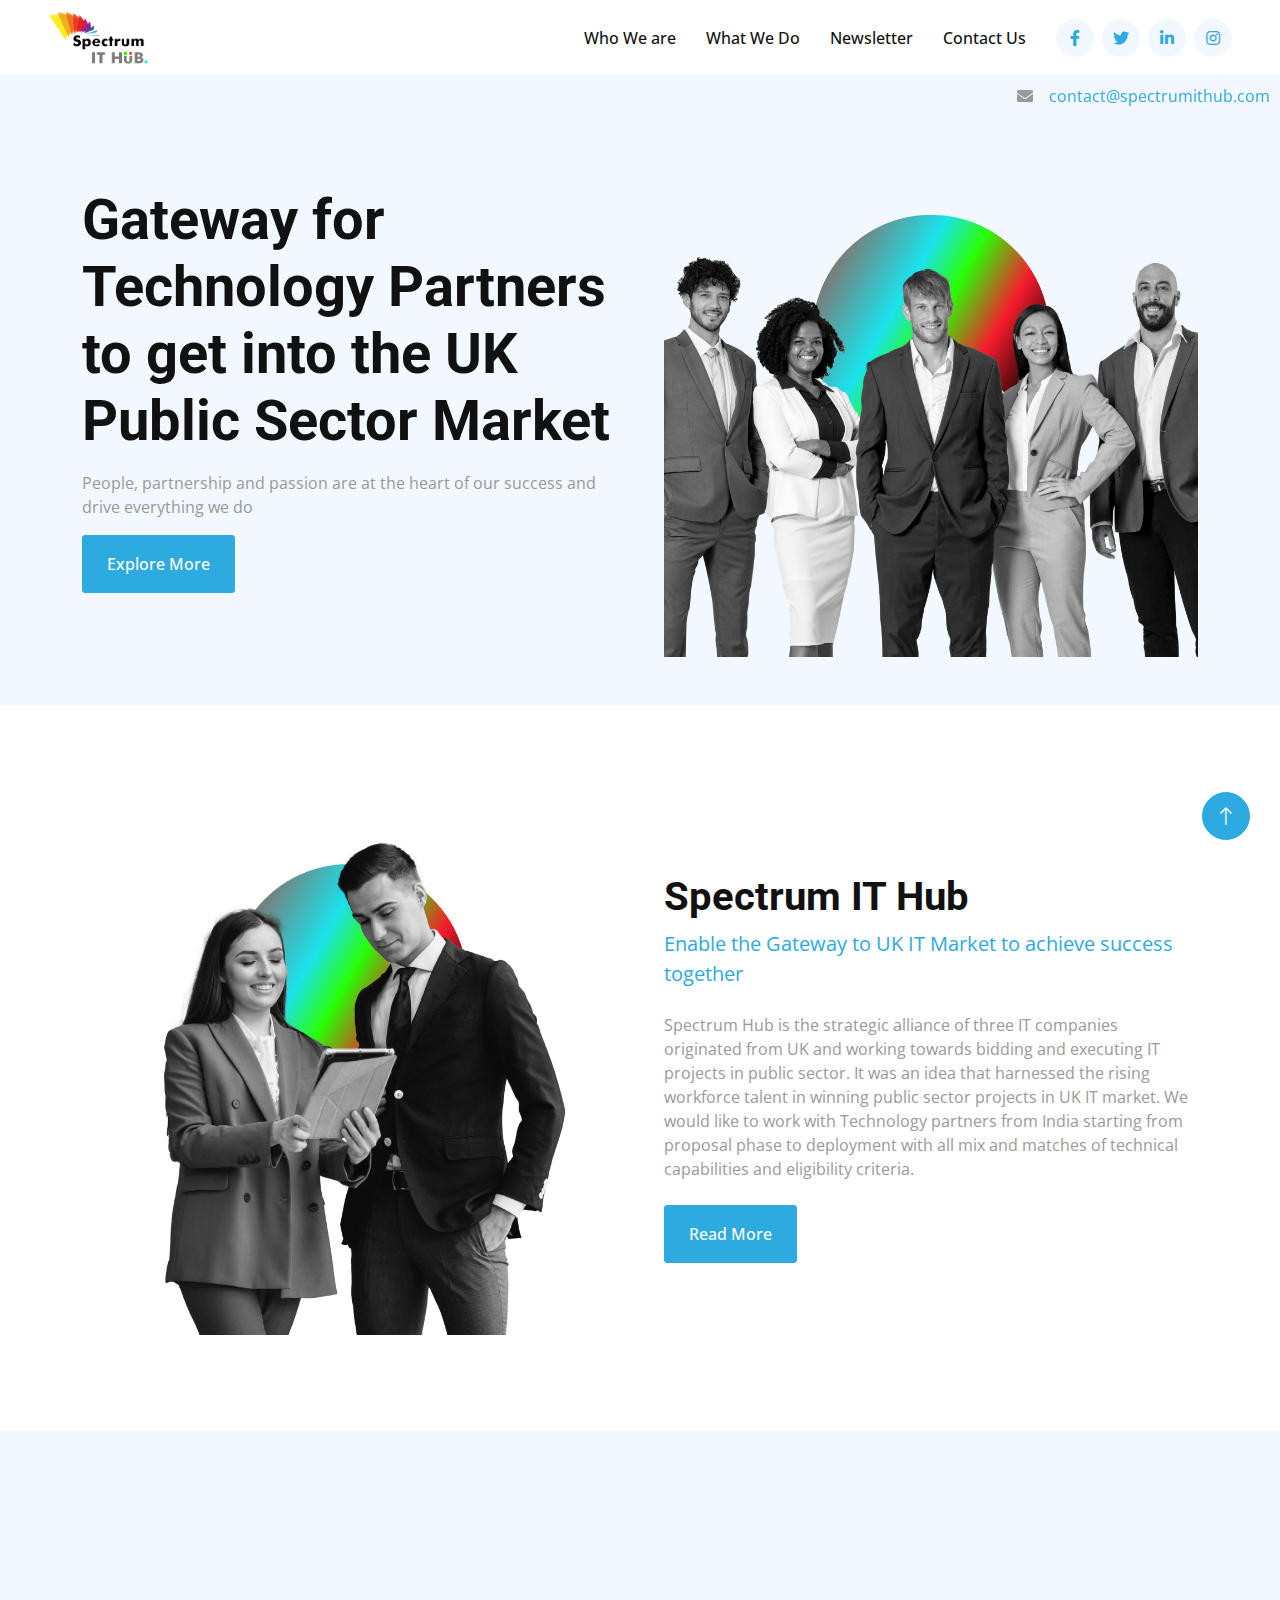
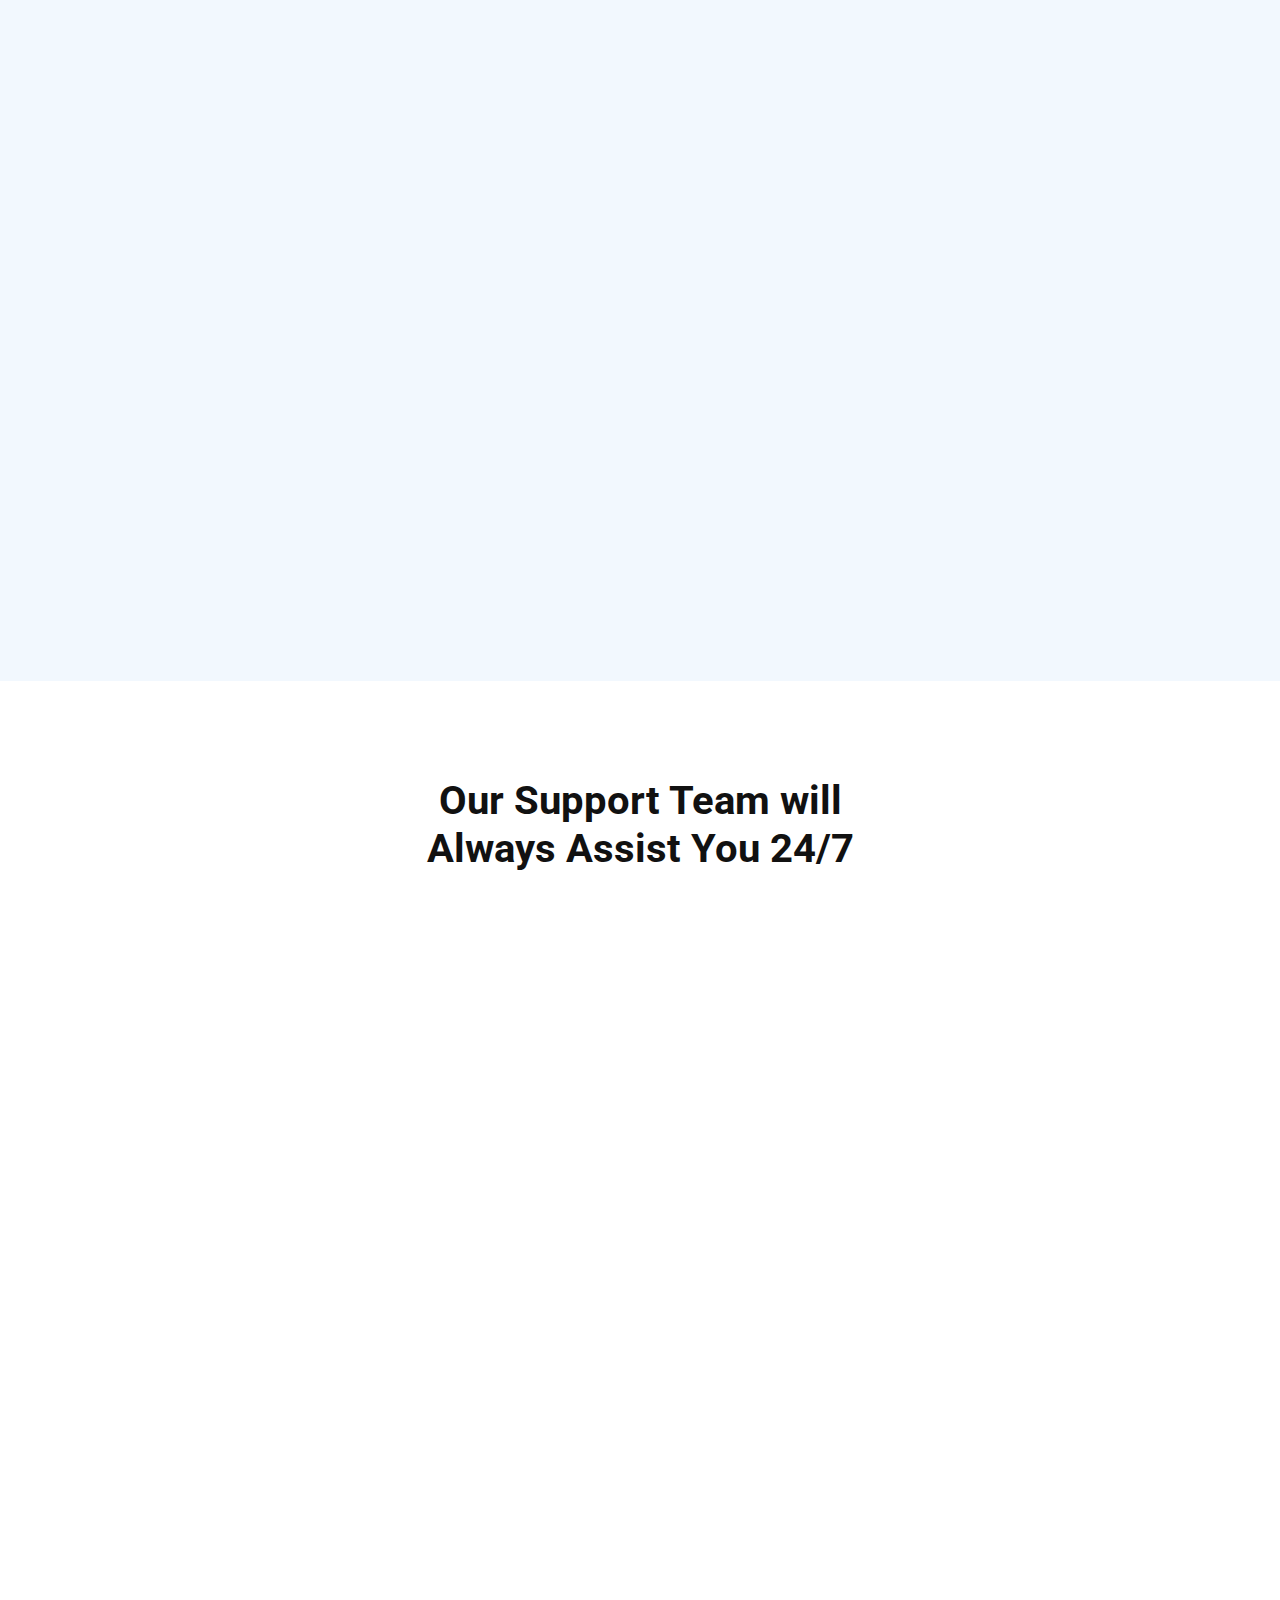
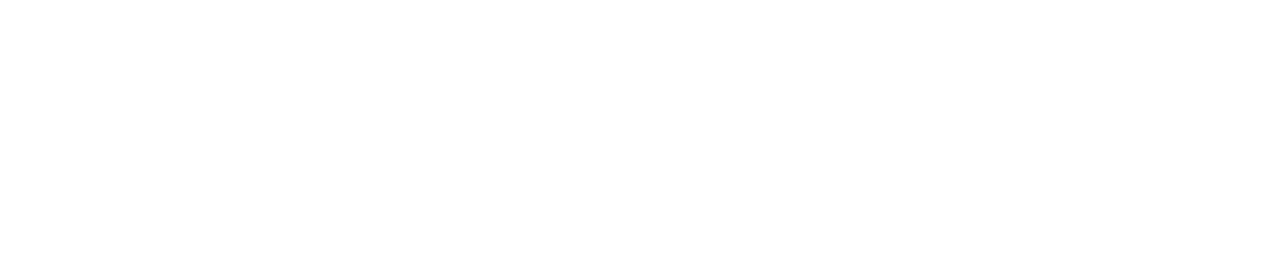
<file: index.html>
<!DOCTYPE html>
<html lang="en">

<head>
    <meta charset="utf-8">
    <title>SpectrumIt Hub Uk</title>
    <meta content="width=device-width, initial-scale=1.0" name="viewport">
    <meta content="" name="keywords">
    <meta content="" name="description">

    <!-- Favicon -->
    <link href="img/favicon.ico" rel="icon">

    <!-- Google Web Fonts -->
    <link rel="preconnect" href="https://fonts.googleapis.com">
    <link rel="preconnect" href="https://fonts.gstatic.com" crossorigin>
    <link href="https://fonts.googleapis.com/css2?family=Open+Sans:wght@400;500&family=Roboto:wght@500;700&display=swap"
        rel="stylesheet">

    <!-- Icon Font Stylesheet -->
    <link href="https://cdnjs.cloudflare.com/ajax/libs/font-awesome/5.10.0/css/all.min.css" rel="stylesheet">
    <link href="https://cdn.jsdelivr.net/npm/bootstrap-icons@1.4.1/font/bootstrap-icons.css" rel="stylesheet">

    <!-- Libraries Stylesheet -->
    <link href="lib/animate/animate.min.css" rel="stylesheet">
    <link href="lib/owlcarousel/assets/owl.carousel.min.css" rel="stylesheet">

    <!-- Customized Bootstrap Stylesheet -->
    <link href="css/bootstrap.min.css" rel="stylesheet">

    <!-- Template Stylesheet -->
    <link href="css/style.css" rel="stylesheet">
</head>

<body class="homepage">
    <!-- Spinner Start -->
    <div id="spinner"
        class="show bg-white position-fixed translate-middle w-100 vh-100 top-50 start-50 d-flex align-items-center justify-content-center">
        <div class="spinner-grow text-primary" role="status"></div>
    </div>
    <!-- Spinner End -->

 <!-- Navbar Start -->
       
 <nav class="navbar navbar-expand-lg bg-white navbar-light sticky-top p-0 px-4 px-lg-5">
    <a href="index.html" class="navbar-brand d-flex align-items-center">
        <h2 class="m-0 text-primary"><img class="img-fluid me-2" src="img/uklogo.png" alt=""
                style="width: 100px;" loading="lazy"></h2>
    </a>
    <button type="button" class="navbar-toggler" data-bs-toggle="collapse" data-bs-target="#navbarCollapse">
        <span class="navbar-toggler-icon"></span>
    </button>
    <div class="collapse navbar-collapse" id="navbarCollapse">
        <div class="navbar-nav ms-auto py-4 py-lg-0">
            
            <a href="about.html" class="nav-item nav-link">Who We are</a>
            <a href="service.html" class="nav-item nav-link">What We Do </a>
            <a href="roadmap.html" class="nav-item nav-link">Newsletter</a>
            <a href="contact.html" class="nav-item nav-link">Contact Us</a>
        </div>
        <div class="h-100 d-lg-inline-flex align-items-center ">
            <a class="btn btn-square rounded-circle bg-light text-primary me-2" href=""><i
                    class="fab fa-facebook-f"></i></a>
            <a class="btn btn-square rounded-circle bg-light text-primary me-2" href=""><i
                    class="fab fa-twitter"></i></a>
            <a class="btn btn-square rounded-circle bg-light text-primary me-2" href=""><i
                    class="fab fa-linkedin-in"></i></a>
            <a class="btn btn-square rounded-circle bg-light text-primary me-0" href=""><i class="fab fa-brands fa-instagram"></i></a>
            <p class="mail-navbar"><i class="fa fa-envelope me-3 "></i><a href="mailto:contact@spectrumithub.com">contact@spectrumithub.com</a></p>
        </div>
        
    </div>
    
</nav>
<!-- Navbar End -->


    <!-- Header Start -->
    <div class="container-fluid hero-header bg-light py-5 mb-5">
        <div class="container py-5">
            <div class="row g-5 align-items-center">
                <div class="col-lg-6">
                    <h1 class="display-4 mb-3 animated slideInDown">Gateway for Technology Partners to get into the UK Public Sector Market 
                    </h1>
                    <p class="animated slideInDown">People, partnership and passion are at the heart of our success and drive everything we do</p>
                    <a href="about.html" class="btn btn-primary py-3 px-4 animated slideInDown">Explore More</a>
                </div>
                <div class="col-lg-6 animated fadeIn">
                    <img class="img-fluid animated pulse infinite" style="animation-duration: 3s;" src="img/1-01.png"
                        alt="" loading="lazy">
                </div>
            </div>
        </div>
    </div>
    <!-- Header End -->


    <!-- About Start -->
    <div class="container-xxl py-5">
        <div class="container">
            <div class="row g-5 align-items-center">
                <div class="col-lg-6 wow fadeInUp" data-wow-delay="0.1s">
                    <img class="img-fluid" src="img/2-01.png" alt="" loading="lazy">
                </div>
                <div class="col-lg-6 wow fadeInUp" data-wow-delay="0.5s">
                    <div class="h-100">
                        <h1 class="display-6">Spectrum IT Hub</h1>
                        <p class="text-primary fs-5 mb-4">Enable the Gateway to UK IT Market to achieve success together</p>
                        
                        <p class="mb-4">Spectrum Hub is the strategic alliance of three IT companies originated from UK and working towards bidding and executing IT projects in public sector. It was an idea that harnessed the rising workforce talent in winning public sector projects in UK IT market. We would like to work with Technology partners from India starting from proposal phase to deployment with all mix and matches of technical capabilities and eligibility criteria.</p>
                        
                        <a class="btn btn-primary py-3 px-4" href="about.html">Read More</a>
                    </div>
                </div>
            </div>
        </div>
    </div>
    <!-- About End -->

    <!-- Service Start -->
    <div class="container-xxl bg-light py-5 my-5">
        <div class="container py-5">
            <div class="text-center mx-auto wow fadeInUp" data-wow-delay="0.1s" style="max-width: 500px;">
                <h1 class="display-6">Services</h1>
                <p class="text-primary fs-5 mb-5">Expect Great Things from
                    These Services</p>
            </div>
            <div class="row g-4">
                <div class="col-lg-3 col-md-6 wow fadeInUp" data-wow-delay="0.1s">
                    <div class="service-item bg-white p-5"> 
                        <img class="img-fluid mb-4" src="img/B2 Icon 1.png" alt="" loading="lazy">
                        <h5 class="mb-3">IT Transformation</h5>
                        
                        <a href="service.html">Read More <i class="fa fa-arrow-right ms-2"></i></a>
                    </div>
                </div>
                <div class="col-lg-3 col-md-6 wow fadeInUp" data-wow-delay="0.3s">
                    <div class="service-item bg-white p-5">
                        <img class="img-fluid mb-4" src="img/B2 Icon 2.png" alt="" loading="lazy">
                        <h5 class="mb-3">Business Process Management</h5>
                        
                        <a href="service.html">Read More <i class="fa fa-arrow-right ms-2"></i></a>
                    </div>
                </div>
                <div class="col-lg-3 col-md-6 wow fadeInUp" data-wow-delay="0.5s">
                    <div class="service-item bg-white p-5">
                        <img class="img-fluid mb-4" src="img/B2 Icon 3.png" alt="" loading="lazy">
                        <h5 class="mb-3">Cloud Migration</h5>
                        
                        <a href="service.html">Read More <i class="fa fa-arrow-right ms-2"></i></a>
                    </div>
                </div>
                <div class="col-lg-3 col-md-6 wow fadeInUp" data-wow-delay="0.1s">
                    <div class="service-item bg-white p-5">
                        <img class="img-fluid mb-4" src="img/B2 Icon 4.png" alt="" loading="lazy">
                        <h5 class="mb-3">Cyber Security</h5>
                        
                        <a href="service.html">Read More <i class="fa fa-arrow-right ms-2"></i></a>
                    </div>
                </div>
                <div class="col-lg-3 col-md-6 wow fadeInUp" data-wow-delay="0.3s">
                    <div class="service-item bg-white p-5">
                        <img class="img-fluid mb-4" src="img/B2 Icon 5.png" alt="" loading="lazy">
                        <h5 class="mb-3">Artificial Intelligence</h5>
                       
                        <a href="service.html">Read More <i class="fa fa-arrow-right ms-2"></i></a>
                    </div>
                </div>
                <div class="col-lg-3 col-md-6 wow fadeInUp" data-wow-delay="0.5s">
                    <div class="service-item bg-white p-5">
                        <img class="img-fluid mb-4" src="img/B2 Icon 6.png" alt="" loading="lazy">
                        <h5 class="mb-3">Custom Software Solutions</h5>
                       
                        <a href="service.html">Read More <i class="fa fa-arrow-right ms-2"></i></a>
                    </div>
                </div>
                <div class="col-lg-3 col-md-6 wow fadeInUp" data-wow-delay="0.3s">
                    <div class="service-item bg-white p-5">
                        <img class="img-fluid mb-4" src="img/B2 Icon 7.png" alt="" loading="lazy">
                        <h5 class="mb-3">Mobile App Development </h5>
                       
                        <a href="service.html">Read More <i class="fa fa-arrow-right ms-2"></i></a>
                    </div>
                </div>
                <div class="col-lg-3 col-md-6 wow fadeInUp" data-wow-delay="0.5s">
                    <div class="service-item bg-white p-5">
                        <img class="img-fluid mb-4" src="img/B2 Icon 8.png" alt="" loading="lazy">
                        <h5 class="mb-3">IT Consulting & Resourcing</h5>
                       
                        <a href="service.html">Read More <i class="fa fa-arrow-right ms-2"></i></a>
                    </div>
                </div>
            </div>
        </div>
    </div>
    <!-- Service End -->
    <!-- our support team -->
    <div class="container-xxl py-5">
        <div class="container">
          <div class="text-center mx-auto" style="max-width: 500px">
            <h1 class="display-6 mb-5">Our Support Team 
                will Always Assist You 24/7</h1>
          </div>
          <div class="row g-4">
            <div class="col-lg-3 col-md-6 wow fadeInUp" data-wow-delay="0.7s" style="visibility: visible; animation-delay: 0.7s; animation-name: fadeInUp;">
                <div class="team-item rounded">
                    <div class="image-container">
                        <img class="img-fluid" src="img/icon 1.png" alt="" loading="lazy">
                    </div>
                  <div class="text-center p-4">
                    <h5>For Customers</h5>
                    <span>We have seen great successes with everyone companies.</span>
                  </div>
                  <div class="team-text text-center bg-white p-4">
                    <h5>For Customers</h5>
                    <p>We have seen great successes with everyone companies.</p>
                    <div class="d-flex justify-content-center">
                      <a class="btn  m-1" href="contact.html">Learn More</a>
                      
                    </div>
                  </div>
                </div>
              </div>
            <div class="col-lg-3 col-md-6 wow fadeInUp" data-wow-delay="0.1s" style="visibility: visible; animation-delay: 0.1s; animation-name: fadeInUp;">
              <div class="team-item rounded">
                <div class="image-container">
                    <img class="img-fluid" src="img/icon 2.png" alt="" loading="lazy">
                </div>
                <div class="text-center p-4">
                  <h5>For Partners</h5>
                  <span>Every business and industry requires an approach.</span>
                </div>
                <div class="team-text text-center bg-white p-4">
                  <h5>For Partners</h5>
                  <p>Every business and industry requires an approach.</p>
                  <div class="d-flex justify-content-center">
                    <a class="btn  m-1" href="contact.html">Learn More</a>                    
                  </div>
                </div>
              </div>
            </div>
            <div class="col-lg-3 col-md-6 wow fadeInUp" data-wow-delay="0.3s" style="visibility: visible; animation-delay: 0.3s; animation-name: fadeInUp;">
              <div class="team-item rounded">
                <div class="image-container">
                    <img class="img-fluid" src="img/icon 3.png" alt="" loading="lazy">
                </div>
                <div class="text-center p-4">
                  <h5>For Business</h5>
                  <span>You make sure you know how campaign is performing.</span>
                </div>
                <div class="team-text text-center bg-white p-4">
                  <h5>For Business</h5>
                  <p>You make sure you know how campaign is performing.</p>
                  <div class="d-flex justify-content-center">
                    <a class="btn  m-1" href="contact.html">Learn More</a> 
                  </div>
                </div>
              </div>
            </div>
            <div class="col-lg-3 col-md-6 wow fadeInUp" data-wow-delay="0.5s" style="visibility: visible; animation-delay: 0.5s; animation-name: fadeInUp;">
              <div class="team-item rounded">
                <div class="image-container">
                    <img class="img-fluid" src="img/icon 4.png" alt="" loading="lazy">
                </div>
                
                <div class="text-center p-4">
                  <h5>For Startup</h5>
                  <span>To generate highly focused leads ready to purchases.</span>
                </div>
                <div class="team-text text-center bg-white p-4">
                  <h5>For Startup</h5>
                  <p>To generate highly focused leads ready to purchases.</p>
                  <div class="d-flex justify-content-center">
                    <a class="btn  m-1" href="contact.html">Learn More</a> 
                  </div>
                </div>
              </div>
            </div>
            
          </div>
        </div>
      </div>
    <!-- our support team ends -->

  
    <!-- Footer Start -->
    <div class="container-fluid bg-light footer mt-5  wow fadeIn" data-wow-delay="0.1s">
        <div class="container py-5">
            <div class="row g-5">
                <div class="col-md-6">
                    <h1 class="text-primary mb-4"><img class="img-fluid me-2" src="img/uklogo.png" alt=""
                            style="width: 200px;" loading="lazy"></h1>
                    <span>People, partnership and passion are at the heart of our success and drive everything we do</span>
                </div>
                <div class="col-md-6">
                    
                </div>
                <div class="col-lg-4 col-md-12">
                    <h5 class="mb-4">Get In Touch</h5>
                    <p><i class="fa fa-map-marker-alt me-3"></i>3 Newbridge Square, Swindon, England, SN1 1HN</p>
                    <p><i class="fa fa-phone-alt me-3"></i>+012 345 67890</p>
                    <p><i class="fa fa-envelope me-3"></i><a href="mailto:contact@spectrumithub.com">contact@spectrumithub.com</a></p>
                </div>
                
                <div class="col-lg-4 col-md-12">
                    <h5 class="mb-4">Quick Links</h5>
                    <a class="btn btn-link" href="about.html">Who We are</a>
                    <a class="btn btn-link" href="service.html">What we Do</a>
                    <a class="btn btn-link" href="roadmap.html">Newsletter</a>
                    <a class="btn btn-link" href="contact.html">Contact Us</a>
                </div>
                <div class="col-lg-4 col-md-12">
                    <h5 class="mb-4">Follow Us</h5>
                    <div class="d-flex">
                        <a class="btn btn-square rounded-circle me-1" href=""><i class="fab fa-twitter"></i></a>
                        <a class="btn btn-square rounded-circle me-1" href=""><i class="fab fa-facebook-f"></i></a>
                        <a class="btn btn-square rounded-circle me-1" href=""><i class="fab fa-youtube"></i></a>
                        <a class="btn btn-square rounded-circle me-1" href=""><i class="fab fa-linkedin-in"></i></a>
                    </div>
                </div>
            </div>
        </div>
        <div class="container-fluid copyright">
            <div class="container">
                <div class="row">
                    <div class="col-md-6 text-center text-md-start mb-3 mb-md-0">
                        &copy; 2022 Spectrum IT Hub , All Right Reserved.
                    </div>
                    
                </div>
            </div>
        </div>
    </div>
    <!-- Footer End -->

    <!-- Back to Top -->
    <a href="#" class="btn btn-lg btn-primary btn-lg-square rounded-circle back-to-top"><i
            class="bi bi-arrow-up"></i></a>


    <!-- JavaScript Libraries -->
    <script src="https://code.jquery.com/jquery-3.4.1.min.js"></script>
    <script src="https://cdn.jsdelivr.net/npm/bootstrap@5.0.0/dist/js/bootstrap.bundle.min.js"></script>
    <script src="lib/wow/wow.min.js"></script>
    <script src="lib/easing/easing.min.js"></script>
    <script src="lib/waypoints/waypoints.min.js"></script>
    <script src="lib/owlcarousel/owl.carousel.min.js"></script>
    <script src="lib/counterup/counterup.min.js"></script>

    <!-- Template Javascript -->
    <script src="js/main.js"></script>
</body>

</html>
</file>
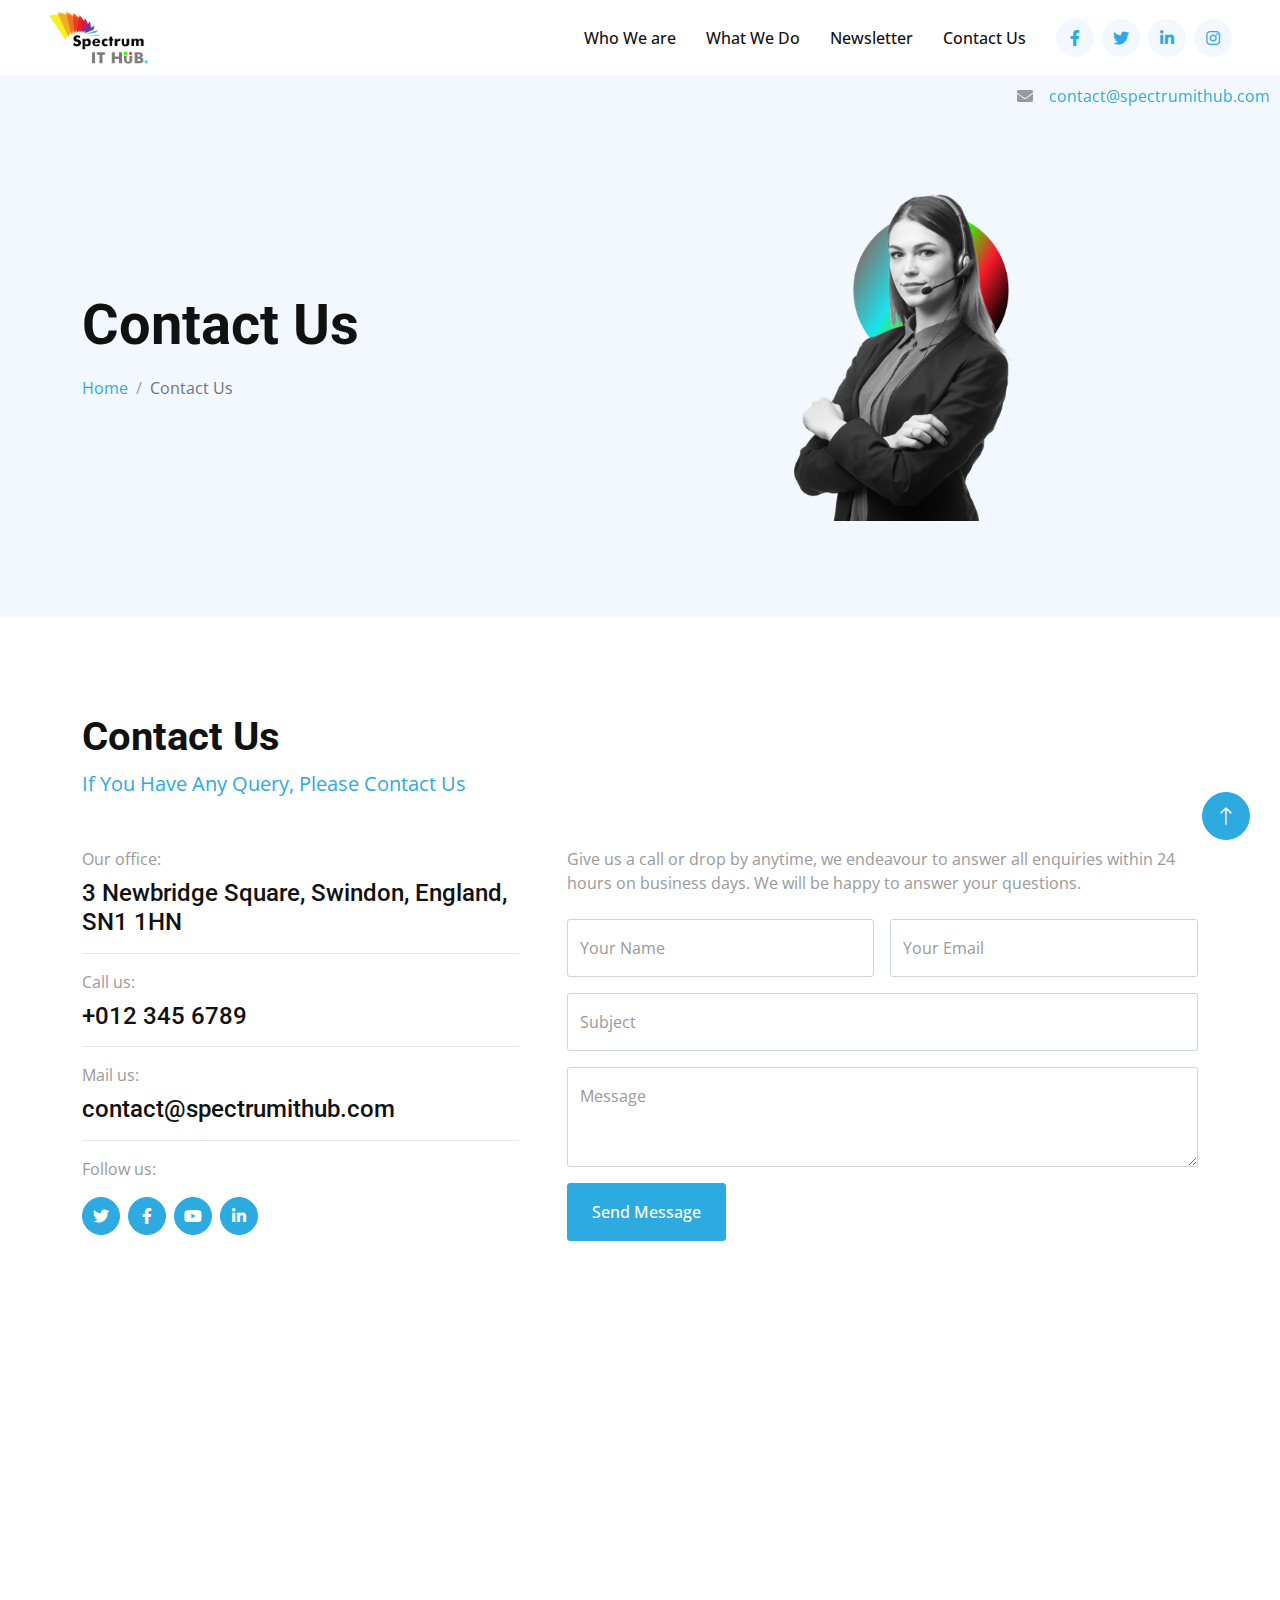
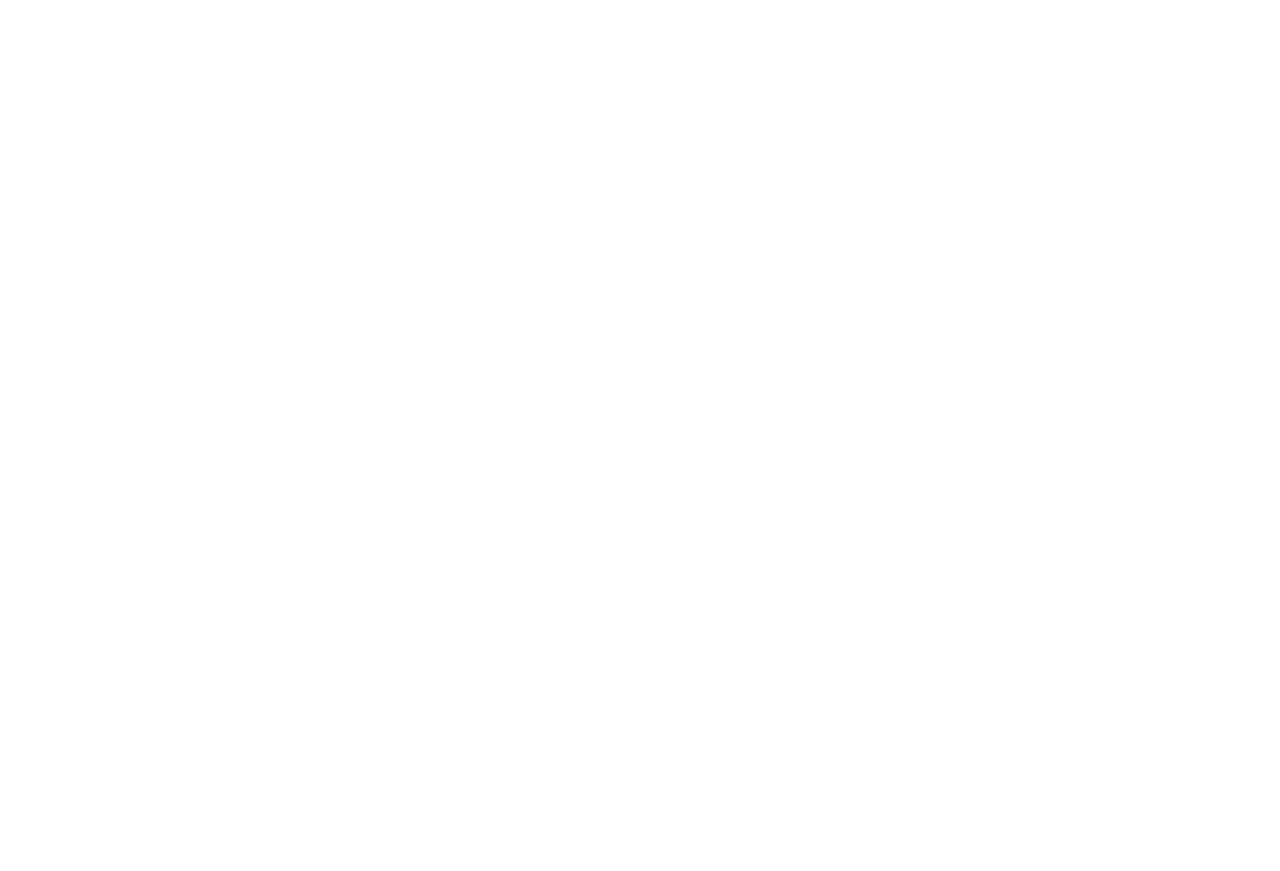
<file: contact.html>
<!DOCTYPE html>
<html lang="en">

<head>
    <meta charset="utf-8">
    <title>Spectrum IT Hub </title>
    <meta content="width=device-width, initial-scale=1.0" name="viewport">
    <meta content="" name="keywords">
    <meta content="" name="description">

    <!-- Favicon -->
    <link href="img/favicon.ico" rel="icon">

    <!-- Google Web Fonts -->
    <link rel="preconnect" href="https://fonts.googleapis.com">
    <link rel="preconnect" href="https://fonts.gstatic.com" crossorigin>
    <link href="https://fonts.googleapis.com/css2?family=Open+Sans:wght@400;500&family=Roboto:wght@500;700&display=swap" rel="stylesheet">  

    <!-- Icon Font Stylesheet -->
    <link href="https://cdnjs.cloudflare.com/ajax/libs/font-awesome/5.10.0/css/all.min.css" rel="stylesheet">
    <link href="https://cdn.jsdelivr.net/npm/bootstrap-icons@1.4.1/font/bootstrap-icons.css" rel="stylesheet">

    <!-- Libraries Stylesheet -->
    <link href="lib/animate/animate.min.css" rel="stylesheet">
    <link href="lib/owlcarousel/assets/owl.carousel.min.css" rel="stylesheet">

    <!-- Customized Bootstrap Stylesheet -->
    <link href="css/bootstrap.min.css" rel="stylesheet">

    <!-- Template Stylesheet -->
    <link href="css/style.css" rel="stylesheet">
</head>

<body>
    <!-- Spinner Start -->
    <div id="spinner" class="show bg-white position-fixed translate-middle w-100 vh-100 top-50 start-50 d-flex align-items-center justify-content-center">
        <div class="spinner-grow text-primary" role="status"></div>
    </div>
    <!-- Spinner End -->


<!-- Navbar Start -->
       
<nav class="navbar navbar-expand-lg bg-white navbar-light sticky-top p-0 px-4 px-lg-5">
    <a href="index.html" class="navbar-brand d-flex align-items-center">
        <h2 class="m-0 text-primary"><img class="img-fluid me-2" src="img/uklogo.png" alt=""
                style="width: 100px;"></h2>
    </a>
    <button type="button" class="navbar-toggler" data-bs-toggle="collapse" data-bs-target="#navbarCollapse">
        <span class="navbar-toggler-icon"></span>
    </button>
    <div class="collapse navbar-collapse" id="navbarCollapse">
        <div class="navbar-nav ms-auto py-4 py-lg-0">
            
            <a href="about.html" class="nav-item nav-link">Who We are</a>
            <a href="service.html" class="nav-item nav-link">What We Do </a>
            <a href="roadmap.html" class="nav-item nav-link">Newsletter</a>
            <a href="contact.html" class="nav-item nav-link">Contact Us</a>
        </div>
        <div class="h-100 d-lg-inline-flex align-items-center ">
            <a class="btn btn-square rounded-circle bg-light text-primary me-2" href=""><i
                    class="fab fa-facebook-f"></i></a>
            <a class="btn btn-square rounded-circle bg-light text-primary me-2" href=""><i
                    class="fab fa-twitter"></i></a>
            <a class="btn btn-square rounded-circle bg-light text-primary me-2" href=""><i
                    class="fab fa-linkedin-in"></i></a>
            <a class="btn btn-square rounded-circle bg-light text-primary me-0" href=""><i class="fab fa-brands fa-instagram"></i></a>
            <p class="mail-navbar"><i class="fa fa-envelope me-3 "></i><a href="mailto:contact@spectrumithub.com">contact@spectrumithub.com</a></p>
        </div>
        
    </div>
    
</nav>
<!-- Navbar End -->


    <!-- Header Start -->
    <div class="container-fluid hero-header bg-light py-5 mb-5">
        <div class="container py-5">
            <div class="row g-5 align-items-center">
                <div class="col-lg-6">
                    <h1 class="display-4 mb-3 animated slideInDown">Contact Us</h1>
                    <nav aria-label="breadcrumb animated slideInDown">
                        <ol class="breadcrumb mb-0">
                            <li class="breadcrumb-item"><a href="#">Home</a></li>
                            
                            <li class="breadcrumb-item active" aria-current="page">Contact Us</li>
                        </ol>
                    </nav>
                </div>
                <div class="col-lg-6 animated fadeIn">
                    <img class="img-fluid animated pulse infinite" style="animation-duration: 3s;" src="img/6-01.png" alt="">
                </div>
            </div>
        </div>
    </div>
    <!-- Header End -->


    <!-- Contact Start -->
    <div class="container-xxl py-5">
        <div class="container">
            <div class="row g-5 mb-5 wow fadeInUp" data-wow-delay="0.1s">
                <div class="col-lg-6">
                    <h1 class="display-6">Contact Us</h1>
                    <p class="text-primary fs-5 mb-0">If You Have Any Query, Please Contact Us</p>
                </div>
                <div class="col-lg-6 text-lg-end">
                    
                </div>
            </div>
            <div class="row g-5">
                <div class="col-lg-5 col-md-6 wow fadeInUp" data-wow-delay="0.1s">
                    <p class="mb-2">Our office:</p>
                    <h4>3 Newbridge Square, Swindon, England, SN1 1HN</h4>
                    <hr class="w-100">
                    <p class="mb-2">Call us:</p>
                    <h4>+012 345 6789</h4>
                    <hr class="w-100">
                    <p class="mb-2">Mail us:</p>
                    <h4>contact@spectrumithub.com</h4>
                    <hr class="w-100">
                    <p class="mb-2">Follow us:</p>
                    <div class="d-flex pt-2">
                        <a class="btn btn-square btn-primary rounded-circle me-2" href=""><i class="fab fa-twitter"></i></a>
                        <a class="btn btn-square btn-primary rounded-circle me-2" href=""><i class="fab fa-facebook-f"></i></a>
                        <a class="btn btn-square btn-primary rounded-circle me-2" href=""><i class="fab fa-youtube"></i></a>
                        <a class="btn btn-square btn-primary rounded-circle me-2" href=""><i class="fab fa-linkedin-in"></i></a>
                    </div>
                </div>
                <div class="col-lg-7 col-md-6 wow fadeInUp" data-wow-delay="0.5s">
                    <p class="mb-4">Give us a call or drop by anytime, we endeavour to answer all enquiries within 24 hours on business days. We will be happy to answer your questions.</p>
                    <form>
                        <div class="row g-3">
                            <div class="col-md-6">
                                <div class="form-floating">
                                    <input type="text" class="form-control" id="name" placeholder="Your Name">
                                    <label for="name">Your Name</label>
                                </div>
                            </div>
                            <div class="col-md-6">
                                <div class="form-floating">
                                    <input type="email" class="form-control" id="email" required placeholder="username@beststartupever.com" pattern=".+@beststartupever\.com" placeholder="Your Email">
                                    <label for="email">Your Email</label>
                                </div>
                            </div>
                            <div class="col-12">
                                <div class="form-floating">
                                    <input type="text" class="form-control" id="subject" placeholder="Subject">
                                    <label for="subject">Subject</label>
                                </div>
                            </div>
                            <div class="col-12">
                                <div class="form-floating">
                                    <textarea class="form-control" placeholder="Leave a message here" id="message" style="height: 100px"></textarea>
                                    <label for="message">Message</label>
                                </div>
                            </div>
                            <div class="col-12">
                                <button class="btn btn-primary py-3 px-4" type="submit">Send Message</button>
                            </div>
                        </div>
                    </form>
                </div>
            </div>
        </div>
    </div>
    <!-- Contact End -->


    <!-- Google Map Start -->
    <div class="container-xxl py-5 px-0 wow fadeInUp" data-wow-delay="0.1s">
        <iframe class="w-100 mb-n2" style="height: 450px;" src="https://www.google.com/maps/embed?pb=!1m18!1m12!1m3!1d2480.2313680452257!2d-1.7859813849832513!3d51.563991914385866!2m3!1f0!2f0!3f0!3m2!1i1024!2i768!4f13.1!3m3!1m2!1s0x48714447f07a612d%3A0xce10ed99e2250de3!2s3%20Newbridge%20Square!5e0!3m2!1sen!2sin!4v1669798197245!5m2!1sen!2sin" frameborder="0" allowfullscreen="" aria-hidden="false" tabindex="0"></iframe>
    </div>
    <!-- Google Map End -->


    <!-- Footer Start -->
    <div class="container-fluid bg-light footer mt-5  wow fadeIn" data-wow-delay="0.1s">
        <div class="container py-5">
            <div class="row g-5">
                <div class="col-md-6">
                    <h1 class="text-primary mb-4"><img class="img-fluid me-2" src="img/uklogo.png" alt=""
                            style="width: 200px;"></h1>
                    <span>People, partnership and passion are at the heart of our success and drive everything we do</span>
                </div>
                <div class="col-md-6">
                    
                </div>
                <div class="col-lg-4 col-md-12">
                    <h5 class="mb-4">Get In Touch</h5>
                    <p><i class="fa fa-map-marker-alt me-3"></i>3 Newbridge Square, Swindon, England, SN1 1HN</p>
                    <p><i class="fa fa-phone-alt me-3"></i>+012 345 67890</p>
                    <p><i class="fa fa-envelope me-3"></i><a href="mailto:contact@spectrumithub.com">contact@spectrumithub.com</a></p>
                </div>
                
                <div class="col-lg-4 col-md-12">
                    <h5 class="mb-4">Quick Links</h5>
                    <a class="btn btn-link" href="about.html">Who We are</a>
                    <a class="btn btn-link" href="service.html">What we Do</a>
                    <a class="btn btn-link" href="roadmap.html">Newsletter</a>
                    <a class="btn btn-link" href="contact.html">Contact Us</a>
                </div>
                <div class="col-lg-4 col-md-12">
                    <h5 class="mb-4">Follow Us</h5>
                    <div class="d-flex">
                        <a class="btn btn-square rounded-circle me-1" href=""><i class="fab fa-twitter"></i></a>
                        <a class="btn btn-square rounded-circle me-1" href=""><i class="fab fa-facebook-f"></i></a>
                        <a class="btn btn-square rounded-circle me-1" href=""><i class="fab fa-youtube"></i></a>
                        <a class="btn btn-square rounded-circle me-1" href=""><i class="fab fa-linkedin-in"></i></a>
                    </div>
                </div>
            </div>
        </div>
        <div class="container-fluid copyright">
            <div class="container">
                <div class="row">
                    <div class="col-md-6 text-center text-md-start mb-3 mb-md-0">
                        &copy; 2022 Spectrum IT Hub , All Right Reserved.
                    </div>
                    
                </div>
            </div>
        </div>
    </div>
    <!-- Footer End -->



    <!-- Back to Top -->
    <a href="#" class="btn btn-lg btn-primary btn-lg-square rounded-circle back-to-top"><i class="bi bi-arrow-up"></i></a>


    <!-- JavaScript Libraries -->
    <script src="https://code.jquery.com/jquery-3.4.1.min.js"></script>
    <script src="https://cdn.jsdelivr.net/npm/bootstrap@5.0.0/dist/js/bootstrap.bundle.min.js"></script>
    <script src="lib/wow/wow.min.js"></script>
    <script src="lib/easing/easing.min.js"></script>
    <script src="lib/waypoints/waypoints.min.js"></script>
    <script src="lib/owlcarousel/owl.carousel.min.js"></script>
    <script src="lib/counterup/counterup.min.js"></script>

    <!-- Template Javascript -->
    <script src="js/main.js"></script>
</body>

</html>
</file>
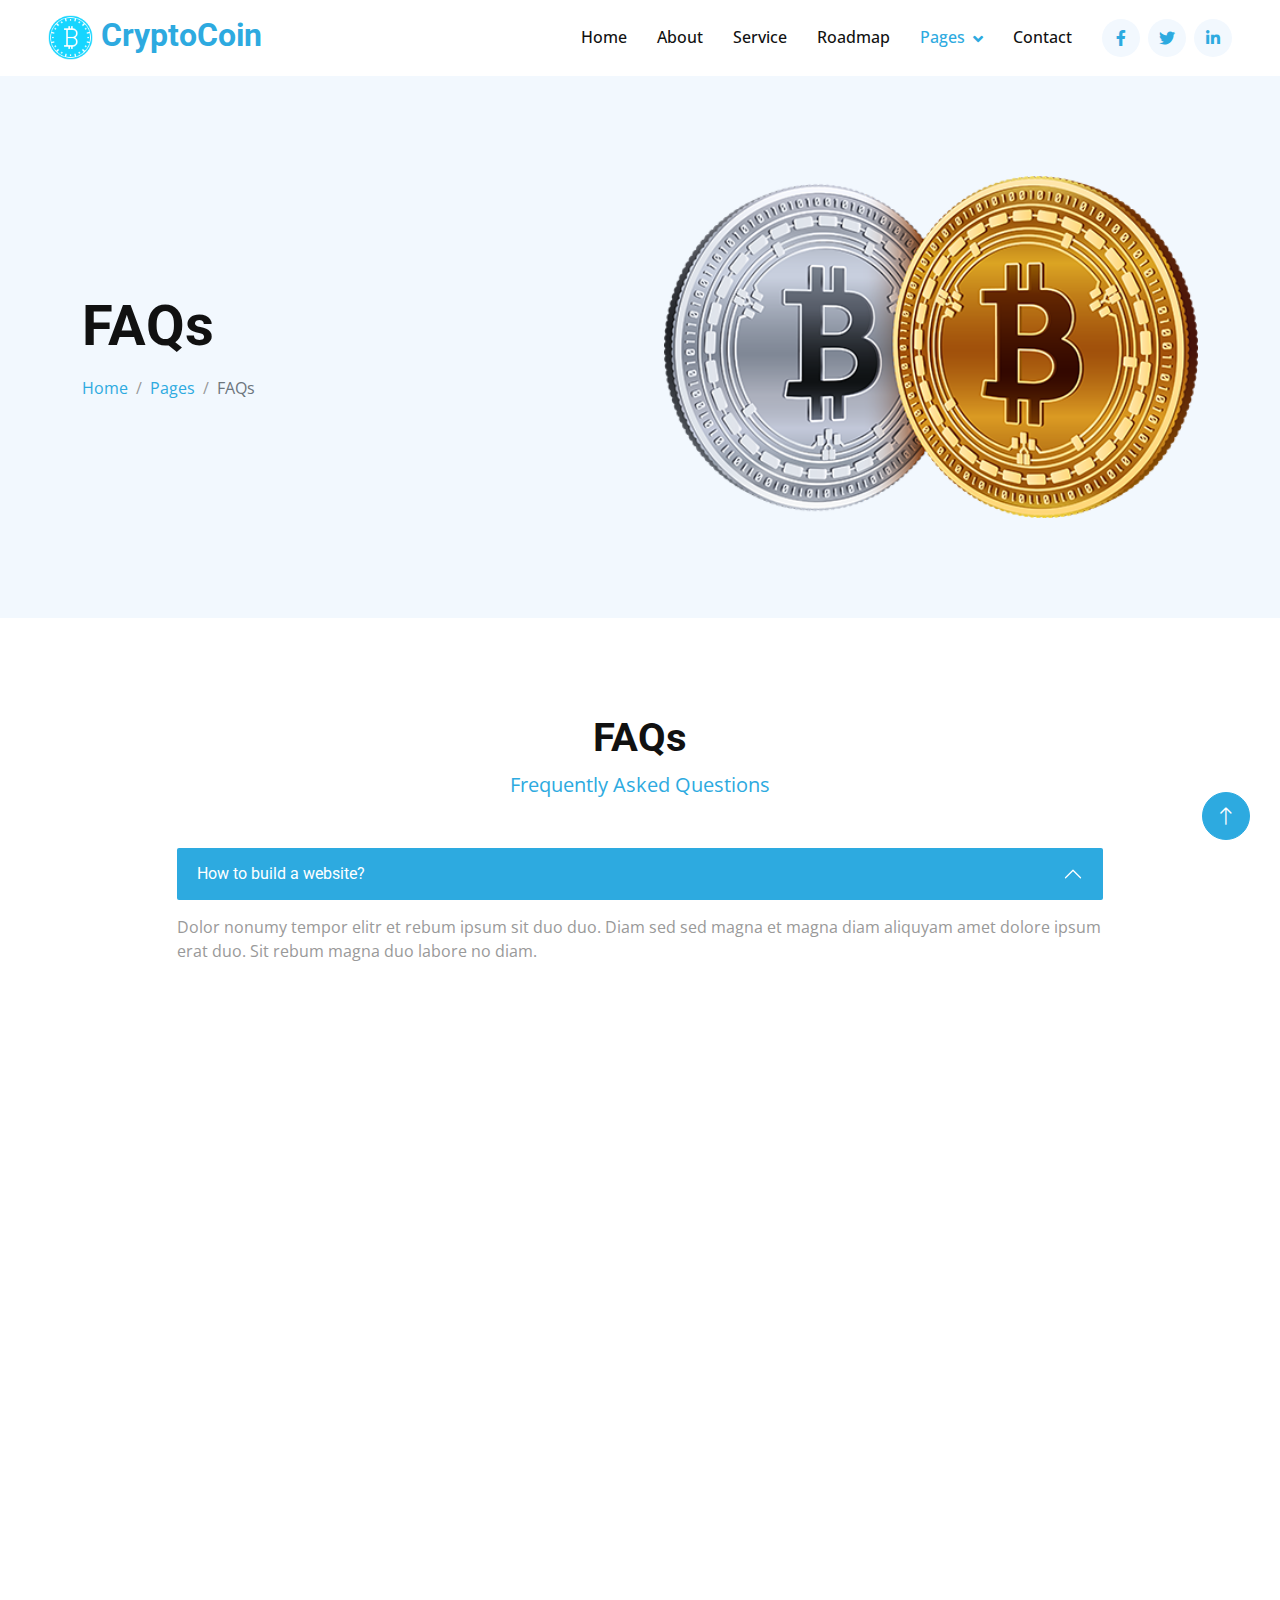
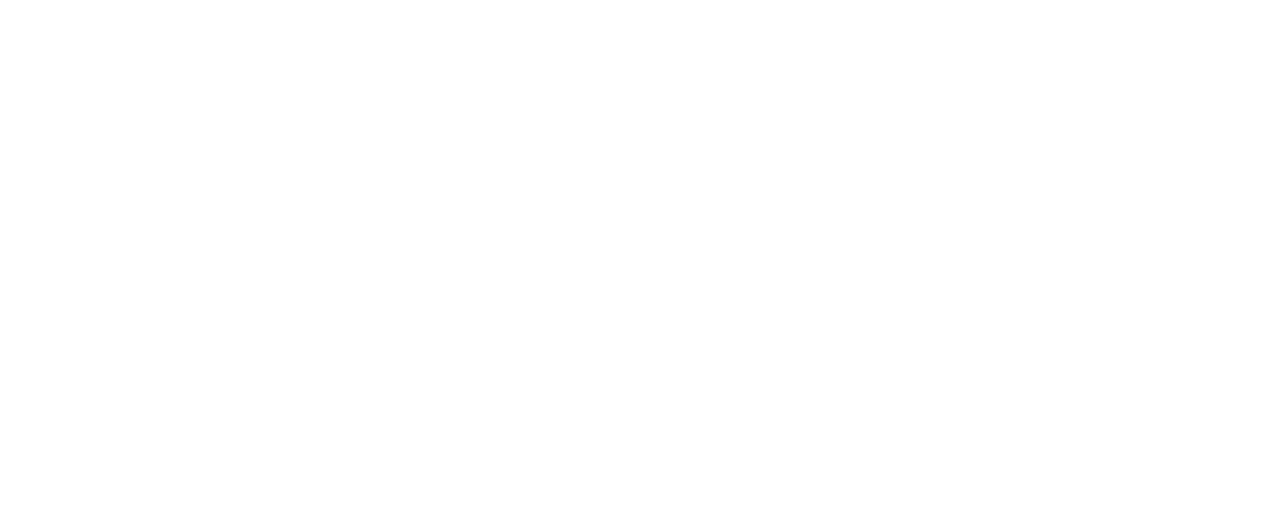
<file: faq.html>
<!DOCTYPE html>
<html lang="en">

<head>
    <meta charset="utf-8">
    <title>CryptoCoin - Free Cryptocurrency Website Template</title>
    <meta content="width=device-width, initial-scale=1.0" name="viewport">
    <meta content="" name="keywords">
    <meta content="" name="description">

    <!-- Favicon -->
    <link href="img/favicon.ico" rel="icon">

    <!-- Google Web Fonts -->
    <link rel="preconnect" href="https://fonts.googleapis.com">
    <link rel="preconnect" href="https://fonts.gstatic.com" crossorigin>
    <link href="https://fonts.googleapis.com/css2?family=Open+Sans:wght@400;500&family=Roboto:wght@500;700&display=swap"
        rel="stylesheet">

    <!-- Icon Font Stylesheet -->
    <link href="https://cdnjs.cloudflare.com/ajax/libs/font-awesome/5.10.0/css/all.min.css" rel="stylesheet">
    <link href="https://cdn.jsdelivr.net/npm/bootstrap-icons@1.4.1/font/bootstrap-icons.css" rel="stylesheet">

    <!-- Libraries Stylesheet -->
    <link href="lib/animate/animate.min.css" rel="stylesheet">
    <link href="lib/owlcarousel/assets/owl.carousel.min.css" rel="stylesheet">

    <!-- Customized Bootstrap Stylesheet -->
    <link href="css/bootstrap.min.css" rel="stylesheet">

    <!-- Template Stylesheet -->
    <link href="css/style.css" rel="stylesheet">
</head>

<body>
    <!-- Spinner Start -->
    <div id="spinner"
        class="show bg-white position-fixed translate-middle w-100 vh-100 top-50 start-50 d-flex align-items-center justify-content-center">
        <div class="spinner-grow text-primary" role="status"></div>
    </div>
    <!-- Spinner End -->


    <!-- Navbar Start -->
    <nav class="navbar navbar-expand-lg bg-white navbar-light sticky-top p-0 px-4 px-lg-5">
        <a href="index.html" class="navbar-brand d-flex align-items-center">
            <h2 class="m-0 text-primary"><img class="img-fluid me-2" src="img/icon-1.png" alt=""
                    style="width: 45px;">CryptoCoin</h2>
        </a>
        <button type="button" class="navbar-toggler" data-bs-toggle="collapse" data-bs-target="#navbarCollapse">
            <span class="navbar-toggler-icon"></span>
        </button>
        <div class="collapse navbar-collapse" id="navbarCollapse">
            <div class="navbar-nav ms-auto py-4 py-lg-0">
                <a href="index.html" class="nav-item nav-link">Home</a>
                <a href="about.html" class="nav-item nav-link">About</a>
                <a href="service.html" class="nav-item nav-link">Service</a>
                <a href="roadmap.html" class="nav-item nav-link">Roadmap</a>
                <div class="nav-item dropdown">
                    <a href="#" class="nav-link dropdown-toggle active" data-bs-toggle="dropdown">Pages</a>
                    <div class="dropdown-menu shadow-sm m-0">
                        <a href="feature.html" class="dropdown-item">Feature</a>
                        <a href="token.html" class="dropdown-item">Token Sale</a>
                        <a href="faq.html" class="dropdown-item active">FAQs</a>
                        <a href="404.html" class="dropdown-item">404 Page</a>
                    </div>
                </div>
                <a href="contact.html" class="nav-item nav-link">Contact</a>
            </div>
            <div class="h-100 d-lg-inline-flex align-items-center d-none">
                <a class="btn btn-square rounded-circle bg-light text-primary me-2" href=""><i
                        class="fab fa-facebook-f"></i></a>
                <a class="btn btn-square rounded-circle bg-light text-primary me-2" href=""><i
                        class="fab fa-twitter"></i></a>
                <a class="btn btn-square rounded-circle bg-light text-primary me-0" href=""><i
                        class="fab fa-linkedin-in"></i></a>
            </div>
        </div>
    </nav>
    <!-- Navbar End -->


    <!-- Header Start -->
    <div class="container-fluid hero-header bg-light py-5 mb-5">
        <div class="container py-5">
            <div class="row g-5 align-items-center">
                <div class="col-lg-6">
                    <h1 class="display-4 mb-3 animated slideInDown">FAQs</h1>
                    <nav aria-label="breadcrumb animated slideInDown">
                        <ol class="breadcrumb mb-0">
                            <li class="breadcrumb-item"><a href="#">Home</a></li>
                            <li class="breadcrumb-item"><a href="#">Pages</a></li>
                            <li class="breadcrumb-item active" aria-current="page">FAQs</li>
                        </ol>
                    </nav>
                </div>
                <div class="col-lg-6 animated fadeIn">
                    <img class="img-fluid animated pulse infinite" style="animation-duration: 3s;" src="img/hero-2.png"
                        alt="">
                </div>
            </div>
        </div>
    </div>
    <!-- Header End -->


    <!-- FAQs Start -->
    <div class="container-xxl py-5">
        <div class="container">
            <div class="text-center mx-auto wow fadeInUp" data-wow-delay="0.1s" style="max-width: 500px;">
                <h1 class="display-6">FAQs</h1>
                <p class="text-primary fs-5 mb-5">Frequently Asked Questions</p>
            </div>
            <div class="row justify-content-center">
                <div class="col-lg-10">
                    <div class="accordion" id="accordionExample">
                        <div class="accordion-item wow fadeInUp" data-wow-delay="0.1s">
                            <h2 class="accordion-header" id="headingOne">
                                <button class="accordion-button" type="button" data-bs-toggle="collapse"
                                    data-bs-target="#collapseOne" aria-expanded="true" aria-controls="collapseOne">
                                    How to build a website?
                                </button>
                            </h2>
                            <div id="collapseOne" class="accordion-collapse collapse show" aria-labelledby="headingOne"
                                data-bs-parent="#accordionExample">
                                <div class="accordion-body">
                                    Dolor nonumy tempor elitr et rebum ipsum sit duo duo. Diam sed sed magna et magna
                                    diam aliquyam amet dolore ipsum erat duo. Sit rebum magna duo labore no diam.
                                </div>
                            </div>
                        </div>
                        <div class="accordion-item wow fadeInUp" data-wow-delay="0.2s">
                            <h2 class="accordion-header" id="headingTwo">
                                <button class="accordion-button collapsed" type="button" data-bs-toggle="collapse"
                                    data-bs-target="#collapseTwo" aria-expanded="false" aria-controls="collapseTwo">
                                    How long will it take to get a new website?
                                </button>
                            </h2>
                            <div id="collapseTwo" class="accordion-collapse collapse" aria-labelledby="headingTwo"
                                data-bs-parent="#accordionExample">
                                <div class="accordion-body">
                                    Dolor nonumy tempor elitr et rebum ipsum sit duo duo. Diam sed sed magna et magna
                                    diam aliquyam amet dolore ipsum erat duo. Sit rebum magna duo labore no diam.
                                </div>
                            </div>
                        </div>
                        <div class="accordion-item wow fadeInUp" data-wow-delay="0.3s">
                            <h2 class="accordion-header" id="headingThree">
                                <button class="accordion-button collapsed" type="button" data-bs-toggle="collapse"
                                    data-bs-target="#collapseThree" aria-expanded="false" aria-controls="collapseThree">
                                    Do you only create HTML websites?
                                </button>
                            </h2>
                            <div id="collapseThree" class="accordion-collapse collapse" aria-labelledby="headingThree"
                                data-bs-parent="#accordionExample">
                                <div class="accordion-body">
                                    Dolor nonumy tempor elitr et rebum ipsum sit duo duo. Diam sed sed magna et magna
                                    diam aliquyam amet dolore ipsum erat duo. Sit rebum magna duo labore no diam.
                                </div>
                            </div>
                        </div>
                        <div class="accordion-item wow fadeInUp" data-wow-delay="0.4s">
                            <h2 class="accordion-header" id="headingFour">
                                <button class="accordion-button collapsed" type="button" data-bs-toggle="collapse"
                                    data-bs-target="#collapseFour" aria-expanded="true" aria-controls="collapseFour">
                                    Will my website be mobile-friendly?
                                </button>
                            </h2>
                            <div id="collapseFour" class="accordion-collapse collapse" aria-labelledby="headingFour"
                                data-bs-parent="#accordionExample">
                                <div class="accordion-body">
                                    Dolor nonumy tempor elitr et rebum ipsum sit duo duo. Diam sed sed magna et magna
                                    diam aliquyam amet dolore ipsum erat duo. Sit rebum magna duo labore no diam.
                                </div>
                            </div>
                        </div>
                        <div class="accordion-item wow fadeInUp" data-wow-delay="0.5s">
                            <h2 class="accordion-header" id="headingFive">
                                <button class="accordion-button collapsed" type="button" data-bs-toggle="collapse"
                                    data-bs-target="#collapseFive" aria-expanded="false" aria-controls="collapseFive">
                                    Will you maintain my site for me?
                                </button>
                            </h2>
                            <div id="collapseFive" class="accordion-collapse collapse" aria-labelledby="headingFive"
                                data-bs-parent="#accordionExample">
                                <div class="accordion-body">
                                    Dolor nonumy tempor elitr et rebum ipsum sit duo duo. Diam sed sed magna et magna
                                    diam aliquyam amet dolore ipsum erat duo. Sit rebum magna duo labore no diam.
                                </div>
                            </div>
                        </div>
                        <div class="accordion-item wow fadeInUp" data-wow-delay="0.6s">
                            <h2 class="accordion-header" id="headingSix">
                                <button class="accordion-button collapsed" type="button" data-bs-toggle="collapse"
                                    data-bs-target="#collapseSix" aria-expanded="false" aria-controls="collapseSix">
                                    I’m on a strict budget. Do you have any low cost options?
                                </button>
                            </h2>
                            <div id="collapseSix" class="accordion-collapse collapse" aria-labelledby="headingSix"
                                data-bs-parent="#accordionExample">
                                <div class="accordion-body">
                                    Dolor nonumy tempor elitr et rebum ipsum sit duo duo. Diam sed sed magna et magna
                                    diam aliquyam amet dolore ipsum erat duo. Sit rebum magna duo labore no diam.
                                </div>
                            </div>
                        </div>
                        <div class="accordion-item wow fadeInUp" data-wow-delay="0.7s">
                            <h2 class="accordion-header" id="headingSeven">
                                <button class="accordion-button collapsed" type="button" data-bs-toggle="collapse"
                                    data-bs-target="#collapseSeven" aria-expanded="false" aria-controls="collapseSeven">
                                    Will you maintain my site for me?
                                </button>
                            </h2>
                            <div id="collapseSeven" class="accordion-collapse collapse" aria-labelledby="headingSeven"
                                data-bs-parent="#accordionExample">
                                <div class="accordion-body">
                                    Dolor nonumy tempor elitr et rebum ipsum sit duo duo. Diam sed sed magna et magna
                                    diam aliquyam amet dolore ipsum erat duo. Sit rebum magna duo labore no diam.
                                </div>
                            </div>
                        </div>
                        <div class="accordion-item wow fadeInUp" data-wow-delay="0.8s">
                            <h2 class="accordion-header" id="headingEight">
                                <button class="accordion-button collapsed" type="button" data-bs-toggle="collapse"
                                    data-bs-target="#collapseEight" aria-expanded="false" aria-controls="collapseEight">
                                    I’m on a strict budget. Do you have any low cost options?
                                </button>
                            </h2>
                            <div id="collapseEight" class="accordion-collapse collapse" aria-labelledby="headingEight"
                                data-bs-parent="#accordionExample">
                                <div class="accordion-body">
                                    Dolor nonumy tempor elitr et rebum ipsum sit duo duo. Diam sed sed magna et magna
                                    diam aliquyam amet dolore ipsum erat duo. Sit rebum magna duo labore no diam.
                                </div>
                            </div>
                        </div>
                    </div>
                </div>
            </div>
        </div>
    </div>
    <!-- FAQs Start -->


    <!-- Footer Start -->
    <div class="container-fluid bg-light footer mt-5 pt-5 wow fadeIn" data-wow-delay="0.1s">
        <div class="container py-5">
            <div class="row g-5">
                <div class="col-md-6">
                    <h1 class="text-primary mb-4"><img class="img-fluid me-2" src="img/icon-1.png" alt=""
                            style="width: 45px;">CryptoCoin</h1>
                    <span>Diam dolor diam ipsum sit. Aliqu diam amet diam et eos. Clita erat ipsum et lorem et sit, sed
                        stet lorem sit clita. Diam dolor diam ipsum sit. Aliqu diam amet diam et eos. Clita erat ipsum
                        et lorem et sit.</span>
                </div>
                <div class="col-md-6">
                    <h5 class="mb-4">Newsletter</h5>
                    <p>Clita erat ipsum et lorem et sit, sed stet lorem sit clita.</p>
                    <div class="position-relative">
                        <input class="form-control bg-transparent w-100 py-3 ps-4 pe-5" type="text"
                            placeholder="Your email">
                        <button type="button"
                            class="btn btn-primary py-2 px-3 position-absolute top-0 end-0 mt-2 me-2">SignUp</button>
                    </div>
                </div>
                <div class="col-lg-3 col-md-6">
                    <h5 class="mb-4">Get In Touch</h5>
                    <p><i class="fa fa-map-marker-alt me-3"></i>123 Street, New York, USA</p>
                    <p><i class="fa fa-phone-alt me-3"></i>+012 345 67890</p>
                    <p><i class="fa fa-envelope me-3"></i>info@example.com</p>
                </div>
                <div class="col-lg-3 col-md-6">
                    <h5 class="mb-4">Our Services</h5>
                    <a class="btn btn-link" href="">Currency Wallet</a>
                    <a class="btn btn-link" href="">Currency Transaction</a>
                    <a class="btn btn-link" href="">Bitcoin Investment</a>
                    <a class="btn btn-link" href="">Token Sale</a>
                </div>
                <div class="col-lg-3 col-md-6">
                    <h5 class="mb-4">Quick Links</h5>
                    <a class="btn btn-link" href="">About Us</a>
                    <a class="btn btn-link" href="">Contact Us</a>
                    <a class="btn btn-link" href="">Our Services</a>
                    <a class="btn btn-link" href="">Terms & Condition</a>
                </div>
                <div class="col-lg-3 col-md-6">
                    <h5 class="mb-4">Follow Us</h5>
                    <div class="d-flex">
                        <a class="btn btn-square rounded-circle me-1" href=""><i class="fab fa-twitter"></i></a>
                        <a class="btn btn-square rounded-circle me-1" href=""><i class="fab fa-facebook-f"></i></a>
                        <a class="btn btn-square rounded-circle me-1" href=""><i class="fab fa-youtube"></i></a>
                        <a class="btn btn-square rounded-circle me-1" href=""><i class="fab fa-linkedin-in"></i></a>
                    </div>
                </div>
            </div>
        </div>
        <div class="container-fluid copyright">
            <div class="container">
                <div class="row">
                    <div class="col-md-6 text-center text-md-start mb-3 mb-md-0">
                        &copy; <a href="#">Your Site Name</a>, All Right Reserved.
                    </div>
                    <div class="col-md-6 text-center text-md-end">
                        <!--/*** This template is free as long as you keep the footer author’s credit link/attribution link/backlink. If you'd like to use the template without the footer author’s credit link/attribution link/backlink, you can purchase the Credit Removal License from "https://htmlcodex.com/credit-removal". Thank you for your support. ***/-->
                        Designed By <a href="https://htmlcodex.com">HTML Codex</a> Distributed By <a
                            href="https://themewagon.com">ThemeWagon</a>
                    </div>
                </div>
            </div>
        </div>
    </div>
    <!-- Footer End -->


    <!-- Back to Top -->
    <a href="#" class="btn btn-lg btn-primary btn-lg-square rounded-circle back-to-top"><i
            class="bi bi-arrow-up"></i></a>


    <!-- JavaScript Libraries -->
    <script src="https://code.jquery.com/jquery-3.4.1.min.js"></script>
    <script src="https://cdn.jsdelivr.net/npm/bootstrap@5.0.0/dist/js/bootstrap.bundle.min.js"></script>
    <script src="lib/wow/wow.min.js"></script>
    <script src="lib/easing/easing.min.js"></script>
    <script src="lib/waypoints/waypoints.min.js"></script>
    <script src="lib/owlcarousel/owl.carousel.min.js"></script>
    <script src="lib/counterup/counterup.min.js"></script>

    <!-- Template Javascript -->
    <script src="js/main.js"></script>
</body>

</html>
</file>
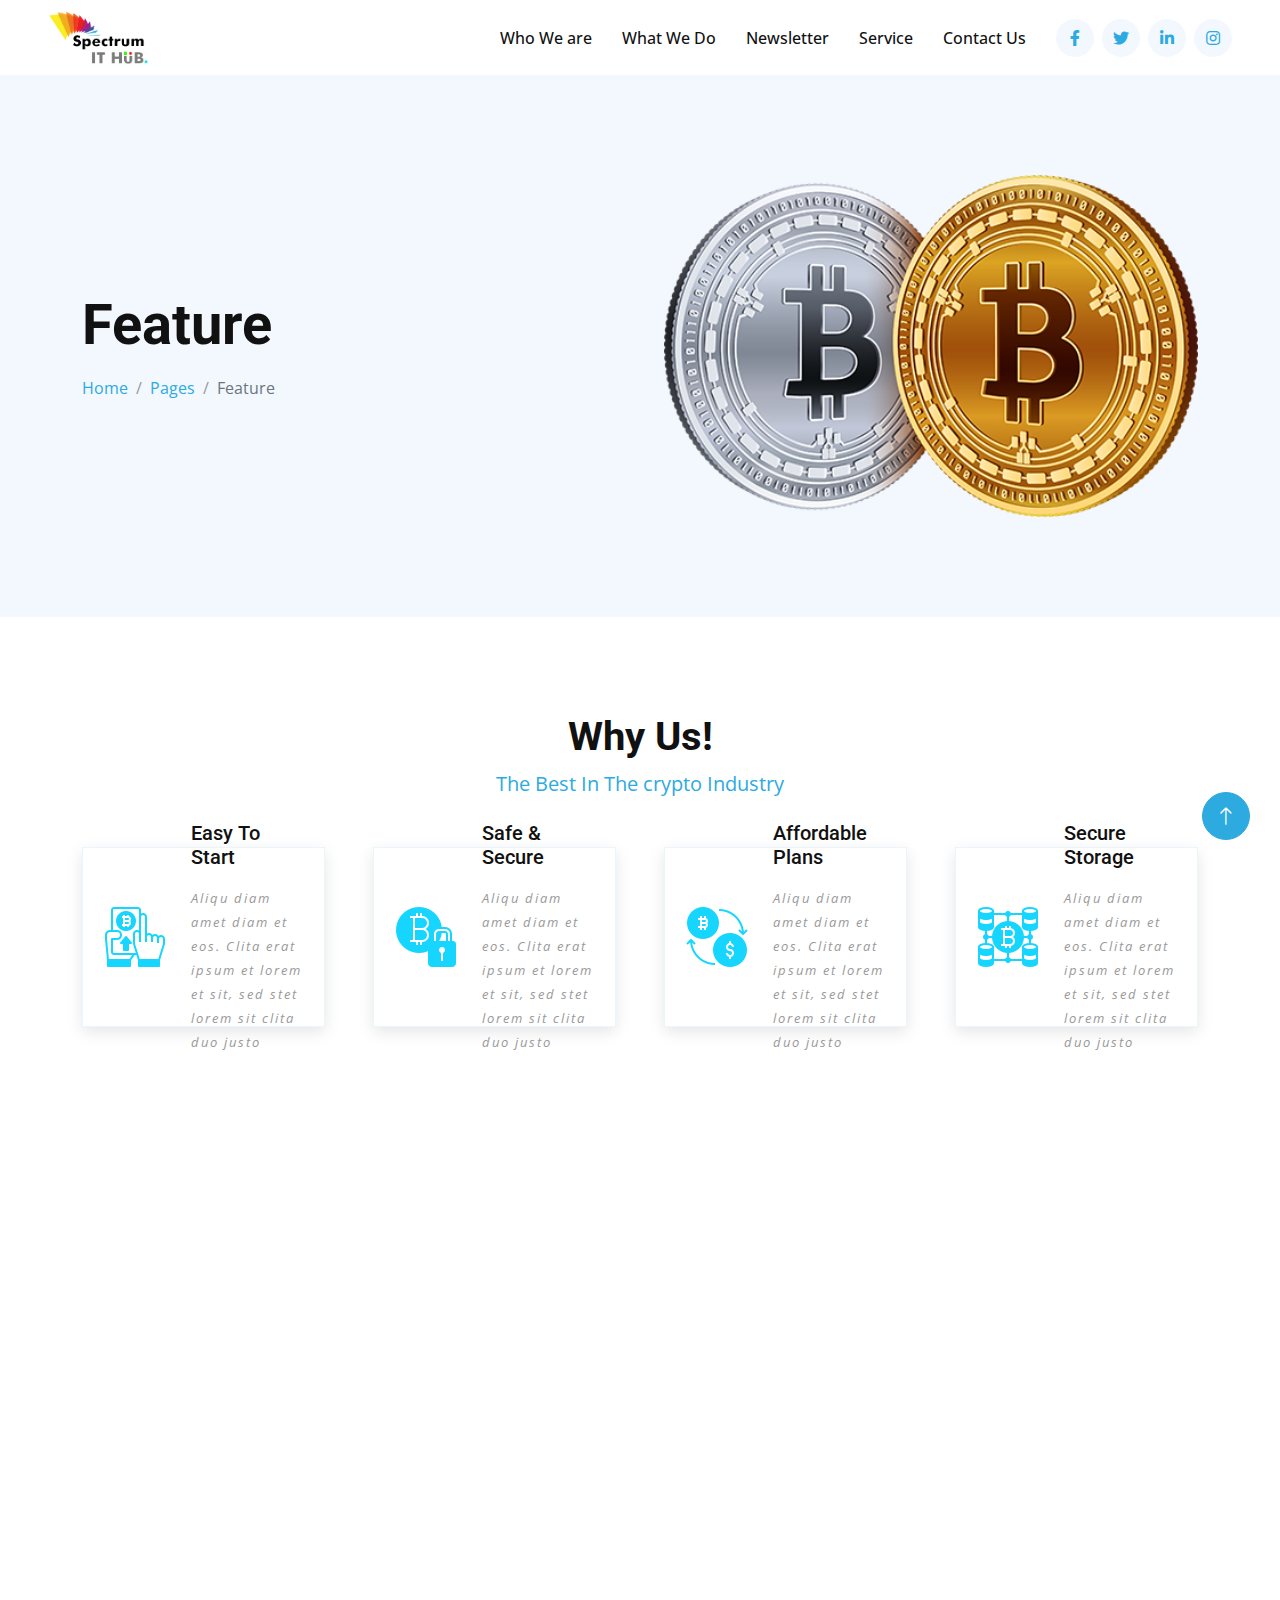
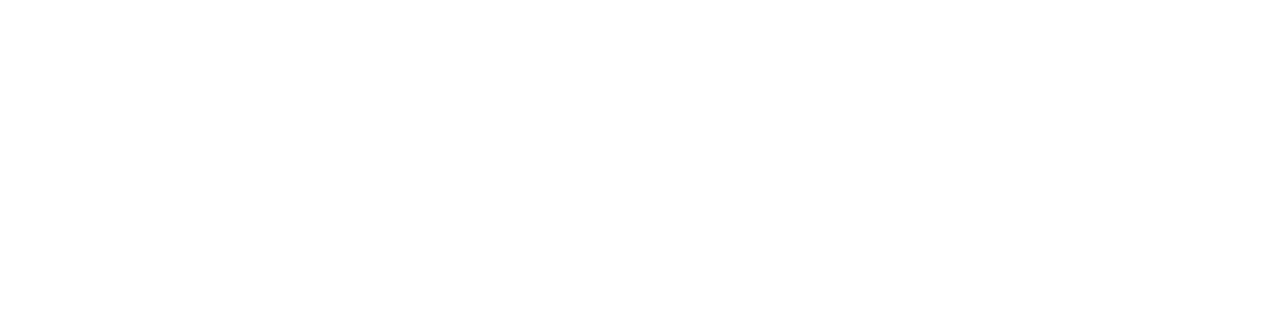
<file: feature.html>
<!DOCTYPE html>
<html lang="en">

<head>
    <meta charset="utf-8">
    <title>CryptoCoin - Free Cryptocurrency Website Template</title>
    <meta content="width=device-width, initial-scale=1.0" name="viewport">
    <meta content="" name="keywords">
    <meta content="" name="description">

    <!-- Favicon -->
    <link href="img/favicon.ico" rel="icon">

    <!-- Google Web Fonts -->
    <link rel="preconnect" href="https://fonts.googleapis.com">
    <link rel="preconnect" href="https://fonts.gstatic.com" crossorigin>
    <link href="https://fonts.googleapis.com/css2?family=Open+Sans:wght@400;500&family=Roboto:wght@500;700&display=swap" rel="stylesheet">  

    <!-- Icon Font Stylesheet -->
    <link href="https://cdnjs.cloudflare.com/ajax/libs/font-awesome/5.10.0/css/all.min.css" rel="stylesheet">
    <link href="https://cdn.jsdelivr.net/npm/bootstrap-icons@1.4.1/font/bootstrap-icons.css" rel="stylesheet">

    <!-- Libraries Stylesheet -->
    <link href="lib/animate/animate.min.css" rel="stylesheet">
    <link href="lib/owlcarousel/assets/owl.carousel.min.css" rel="stylesheet">

    <!-- Customized Bootstrap Stylesheet -->
    <link href="css/bootstrap.min.css" rel="stylesheet">

    <!-- Template Stylesheet -->
    <link href="css/style.css" rel="stylesheet">
</head>

<body>
    <!-- Spinner Start -->
    <div id="spinner" class="show bg-white position-fixed translate-middle w-100 vh-100 top-50 start-50 d-flex align-items-center justify-content-center">
        <div class="spinner-grow text-primary" role="status"></div>
    </div>
    <!-- Spinner End -->


    <!-- Navbar Start -->
    <nav class="navbar navbar-expand-lg bg-white navbar-light sticky-top p-0 px-4 px-lg-5">
        <a href="index.html" class="navbar-brand d-flex align-items-center">
            <h2 class="m-0 text-primary"><img class="img-fluid me-2" src="img/uklogo.png" alt=""
                    style="width: 100px;"></h2>
        </a>
        <button type="button" class="navbar-toggler" data-bs-toggle="collapse" data-bs-target="#navbarCollapse">
            <span class="navbar-toggler-icon"></span>
        </button>
        <div class="collapse navbar-collapse" id="navbarCollapse">
            <div class="navbar-nav ms-auto py-4 py-lg-0">
                
                <a href="about.html" class="nav-item nav-link">Who We are</a>
                <a href="feature.html" class="nav-item nav-link">What We Do </a>
                <a href="" class="nav-item nav-link">Newsletter</a>
                <a href="service.html" class="nav-item nav-link">Service</a>
                
                <a href="contact.html" class="nav-item nav-link">Contact Us</a>
            </div>
            <div class="h-100 d-lg-inline-flex align-items-center ">
                <a class="btn btn-square rounded-circle bg-light text-primary me-2" href=""><i
                        class="fab fa-facebook-f"></i></a>
                <a class="btn btn-square rounded-circle bg-light text-primary me-2" href=""><i
                        class="fab fa-twitter"></i></a>
                <a class="btn btn-square rounded-circle bg-light text-primary me-2" href=""><i
                        class="fab fa-linkedin-in"></i></a>
                <a class="btn btn-square rounded-circle bg-light text-primary me-0" href=""><i class="fab fa-brands fa-instagram"></i></a>
            </div>
        </div>
    </nav>
    <!-- Navbar End -->


    <!-- Header Start -->
    <div class="container-fluid hero-header bg-light py-5 mb-5">
        <div class="container py-5">
            <div class="row g-5 align-items-center">
                <div class="col-lg-6">
                    <h1 class="display-4 mb-3 animated slideInDown">Feature</h1>
                    <nav aria-label="breadcrumb animated slideInDown">
                        <ol class="breadcrumb mb-0">
                            <li class="breadcrumb-item"><a href="#">Home</a></li>
                            <li class="breadcrumb-item"><a href="#">Pages</a></li>
                            <li class="breadcrumb-item active" aria-current="page">Feature</li>
                        </ol>
                    </nav>
                </div>
                <div class="col-lg-6 animated fadeIn">
                    <img class="img-fluid animated pulse infinite" style="animation-duration: 3s;" src="img/hero-2.png" alt="">
                </div>
            </div>
        </div>
    </div>
    <!-- Header End -->


    <!-- Features Start -->
    <div class="container-xxl py-5">
        <div class="container">
            <div class="text-center mx-auto wow fadeInUp" data-wow-delay="0.1s" style="max-width: 500px;">
                <h1 class="display-6">Why Us!</h1>
                <p class="text-primary fs-5 mb-5">The Best In The crypto Industry</p>
            </div>
            <div class="row g-5">
                <div class="col-lg-3 col-md-6 wow fadeInUp" data-wow-delay="0.1s">
                    <div class="d-flex align-items-start">
                        <img class="img-fluid flex-shrink-0" src="img/icon-7.png" alt="">
                        <div class="ps-4">
                            <h5 class="mb-3">Easy To Start</h5>
                            <span>Aliqu diam amet diam et eos. Clita erat ipsum et lorem et sit, sed stet lorem sit clita duo justo</span>
                        </div>
                    </div>
                </div>
                <div class="col-lg-3 col-md-6 wow fadeInUp" data-wow-delay="0.3s">
                    <div class="d-flex align-items-start">
                        <img class="img-fluid flex-shrink-0" src="img/icon-6.png" alt="">
                        <div class="ps-4">
                            <h5 class="mb-3">Safe & Secure</h5>
                            <span>Aliqu diam amet diam et eos. Clita erat ipsum et lorem et sit, sed stet lorem sit clita duo justo</span>
                        </div>
                    </div>
                </div>
                <div class="col-lg-3 col-md-6 wow fadeInUp" data-wow-delay="0.5s">
                    <div class="d-flex align-items-start">
                        <img class="img-fluid flex-shrink-0" src="img/icon-5.png" alt="">
                        <div class="ps-4">
                            <h5 class="mb-3">Affordable Plans</h5>
                            <span>Aliqu diam amet diam et eos. Clita erat ipsum et lorem et sit, sed stet lorem sit clita duo justo</span>
                        </div>
                    </div>
                </div>
                <div class="col-lg-3 col-md-6 wow fadeInUp" data-wow-delay="0.1s">
                    <div class="d-flex align-items-start">
                        <img class="img-fluid flex-shrink-0" src="img/icon-4.png" alt="">
                        <div class="ps-4">
                            <h5 class="mb-3">Secure Storage</h5>
                            <span>Aliqu diam amet diam et eos. Clita erat ipsum et lorem et sit, sed stet lorem sit clita duo justo</span>
                        </div>
                    </div>
                </div>
                <div class="col-lg-3 col-md-6 wow fadeInUp" data-wow-delay="0.3s">
                    <div class="d-flex align-items-start">
                        <img class="img-fluid flex-shrink-0" src="img/icon-3.png" alt="">
                        <div class="ps-4">
                            <h5 class="mb-3">Protected By Insurance</h5>
                            <span>Aliqu diam amet diam et eos. Clita erat ipsum et lorem et sit, sed stet lorem sit clita duo justo</span>
                        </div>
                    </div>
                </div>
                <div class="col-lg-3 col-md-6 wow fadeInUp" data-wow-delay="0.5s">
                    <div class="d-flex align-items-start">
                        <img class="img-fluid flex-shrink-0" src="img/icon-8.png" alt="">
                        <div class="ps-4">
                            <h5 class="mb-3">24/7 Support</h5>
                            <span>Aliqu diam amet diam et eos. Clita erat ipsum et lorem et sit, sed stet lorem sit clita duo justo</span>
                        </div>
                    </div>
                </div>
            </div>
        </div>
    </div>
    <!-- Features End -->


    <!-- Footer Start -->
    <div class="container-fluid bg-light footer mt-5 pt-5 wow fadeIn" data-wow-delay="0.1s">
        <div class="container py-5">
            <div class="row g-5">
                <div class="col-md-6">
                    <h1 class="text-primary mb-4"><img class="img-fluid me-2" src="img/icon-1.png" alt="" style="width: 45px;">CryptoCoin</h1>
                    <span>Diam dolor diam ipsum sit. Aliqu diam amet diam et eos. Clita erat ipsum et lorem et sit, sed stet lorem sit clita. Diam dolor diam ipsum sit. Aliqu diam amet diam et eos. Clita erat ipsum et lorem et sit.</span>
                </div>
                <div class="col-md-6">
                    <h5 class="mb-4">Newsletter</h5>
                    <p>Clita erat ipsum et lorem et sit, sed stet lorem sit clita.</p>
                    <div class="position-relative">
                        <input class="form-control bg-transparent w-100 py-3 ps-4 pe-5" type="text" placeholder="Your email">
                        <button type="button" class="btn btn-primary py-2 px-3 position-absolute top-0 end-0 mt-2 me-2">SignUp</button>
                    </div>
                </div>
                <div class="col-lg-3 col-md-6">
                    <h5 class="mb-4">Get In Touch</h5>
                    <p><i class="fa fa-map-marker-alt me-3"></i>123 Street, New York, USA</p>
                    <p><i class="fa fa-phone-alt me-3"></i>+012 345 67890</p>
                    <p><i class="fa fa-envelope me-3"></i>info@example.com</p>
                </div>
                <div class="col-lg-3 col-md-6">
                    <h5 class="mb-4">Our Services</h5>
                    <a class="btn btn-link" href="">Currency Wallet</a>
                    <a class="btn btn-link" href="">Currency Transaction</a>
                    <a class="btn btn-link" href="">Bitcoin Investment</a>
                    <a class="btn btn-link" href="">Token Sale</a>
                </div>
                <div class="col-lg-3 col-md-6">
                    <h5 class="mb-4">Quick Links</h5>
                    <a class="btn btn-link" href="">About Us</a>
                    <a class="btn btn-link" href="">Contact Us</a>
                    <a class="btn btn-link" href="">Our Services</a>
                    <a class="btn btn-link" href="">Terms & Condition</a>
                </div>
                <div class="col-lg-3 col-md-6">
                    <h5 class="mb-4">Follow Us</h5>
                    <div class="d-flex">
                        <a class="btn btn-square rounded-circle me-1" href=""><i class="fab fa-twitter"></i></a>
                        <a class="btn btn-square rounded-circle me-1" href=""><i class="fab fa-facebook-f"></i></a>
                        <a class="btn btn-square rounded-circle me-1" href=""><i class="fab fa-youtube"></i></a>
                        <a class="btn btn-square rounded-circle me-1" href=""><i class="fab fa-linkedin-in"></i></a>
                    </div>
                </div>
            </div>
        </div>
        <div class="container-fluid copyright">
            <div class="container">
                <div class="row">
                    <div class="col-md-6 text-center text-md-start mb-3 mb-md-0">
                        &copy; <a href="#">Your Site Name</a>, All Right Reserved.
                    </div>
                    <div class="col-md-6 text-center text-md-end">
                        <!--/*** This template is free as long as you keep the footer author’s credit link/attribution link/backlink. If you'd like to use the template without the footer author’s credit link/attribution link/backlink, you can purchase the Credit Removal License from "https://htmlcodex.com/credit-removal". Thank you for your support. ***/-->
                        Designed By <a href="https://htmlcodex.com">HTML Codex</a>  Distributed By <a href="https://themewagon.com">ThemeWagon</a>
                    </div>
                </div>
            </div>
        </div>
    </div>
    <!-- Footer End -->


    <!-- Back to Top -->
    <a href="#" class="btn btn-lg btn-primary btn-lg-square rounded-circle back-to-top"><i class="bi bi-arrow-up"></i></a>


    <!-- JavaScript Libraries -->
    <script src="https://code.jquery.com/jquery-3.4.1.min.js"></script>
    <script src="https://cdn.jsdelivr.net/npm/bootstrap@5.0.0/dist/js/bootstrap.bundle.min.js"></script>
    <script src="lib/wow/wow.min.js"></script>
    <script src="lib/easing/easing.min.js"></script>
    <script src="lib/waypoints/waypoints.min.js"></script>
    <script src="lib/owlcarousel/owl.carousel.min.js"></script>
    <script src="lib/counterup/counterup.min.js"></script>

    <!-- Template Javascript -->
    <script src="js/main.js"></script>
</body>

</html>
</file>
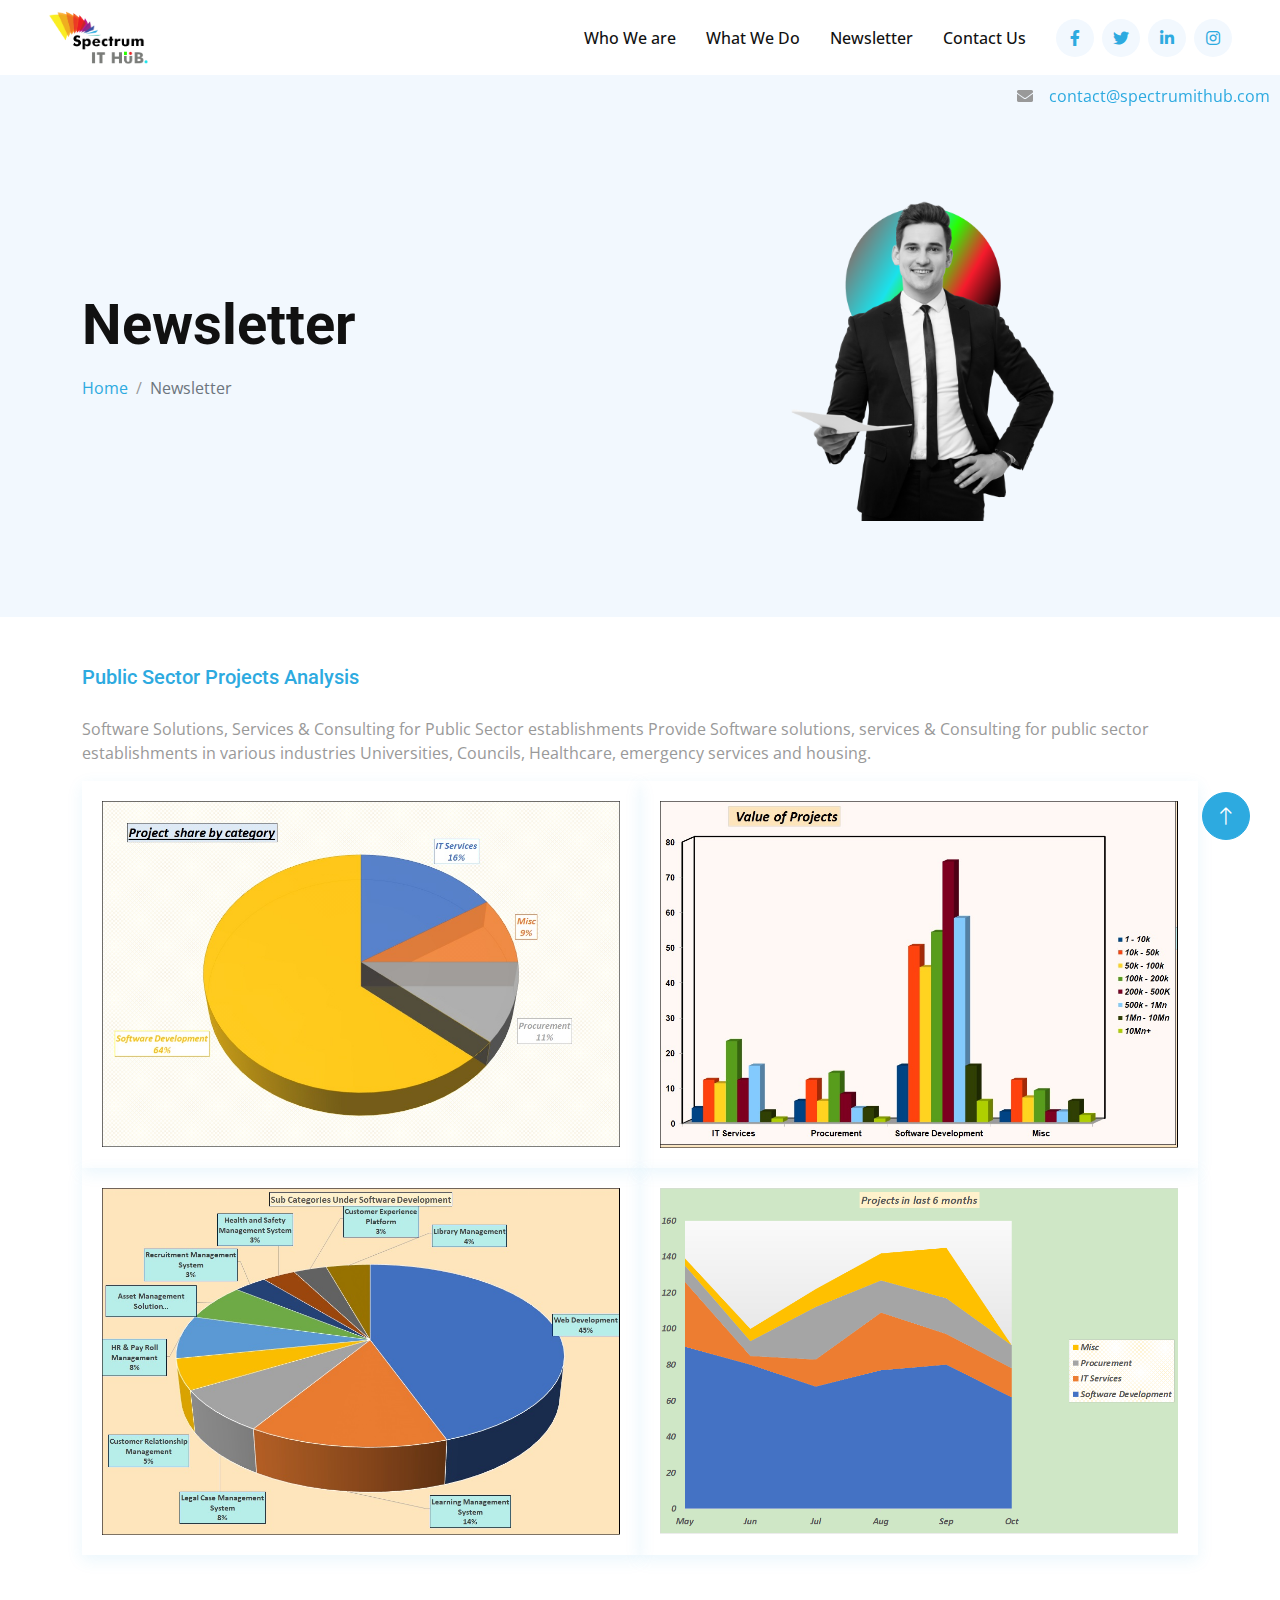
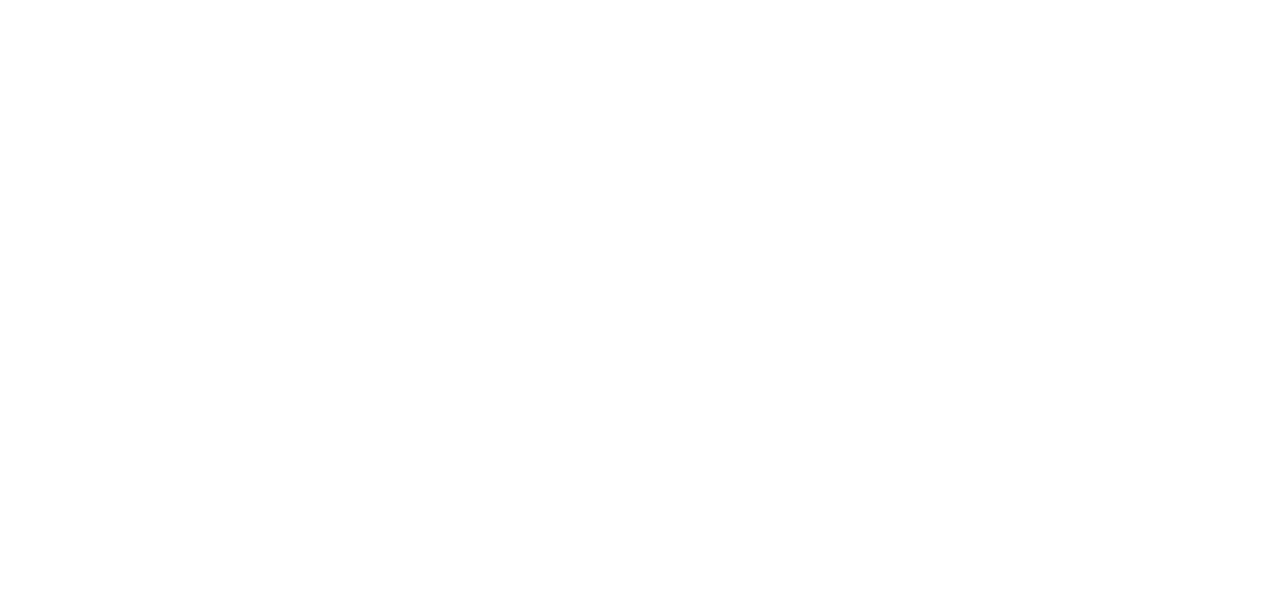
<file: roadmap.html>
<!DOCTYPE html>
<html lang="en">

<head>
    <meta charset="utf-8">
    <title>Spectrum IT Hub </title>
    <meta content="width=device-width, initial-scale=1.0" name="viewport">
    <meta content="" name="keywords">
    <meta content="" name="description">

    <!-- Favicon -->
    <link href="img/favicon.ico" rel="icon">

    <!-- Google Web Fonts -->
    <link rel="preconnect" href="https://fonts.googleapis.com">
    <link rel="preconnect" href="https://fonts.gstatic.com" crossorigin>
    <link href="https://fonts.googleapis.com/css2?family=Open+Sans:wght@400;500&family=Roboto:wght@500;700&display=swap"
        rel="stylesheet">

    <!-- Icon Font Stylesheet -->
    <link href="https://cdnjs.cloudflare.com/ajax/libs/font-awesome/5.10.0/css/all.min.css" rel="stylesheet">
    <link href="https://cdn.jsdelivr.net/npm/bootstrap-icons@1.4.1/font/bootstrap-icons.css" rel="stylesheet">

    <!-- Libraries Stylesheet -->
    <link href="lib/animate/animate.min.css" rel="stylesheet">
    <link href="lib/owlcarousel/assets/owl.carousel.min.css" rel="stylesheet">

    <!-- Customized Bootstrap Stylesheet -->
    <link href="css/bootstrap.min.css" rel="stylesheet">

    <!-- Template Stylesheet -->
    <link href="css/style.css" rel="stylesheet">
</head>

<body>
    <!-- Spinner Start -->
    <div id="spinner"
        class="show bg-white position-fixed translate-middle w-100 vh-100 top-50 start-50 d-flex align-items-center justify-content-center">
        <div class="spinner-grow text-primary" role="status"></div>
    </div>
    <!-- Spinner End -->



       <!-- Navbar Start -->
       
       <nav class="navbar navbar-expand-lg bg-white navbar-light sticky-top p-0 px-4 px-lg-5">
        <a href="index.html" class="navbar-brand d-flex align-items-center">
            <h2 class="m-0 text-primary"><img class="img-fluid me-2" src="img/uklogo.png" alt=""
                    style="width: 100px;"></h2>
        </a>
        <button type="button" class="navbar-toggler" data-bs-toggle="collapse" data-bs-target="#navbarCollapse">
            <span class="navbar-toggler-icon"></span>
        </button>
        <div class="collapse navbar-collapse" id="navbarCollapse">
            <div class="navbar-nav ms-auto py-4 py-lg-0">
                
                <a href="about.html" class="nav-item nav-link">Who We are</a>
                <a href="service.html" class="nav-item nav-link">What We Do </a>
                <a href="roadmap.html" class="nav-item nav-link">Newsletter</a>
                <a href="contact.html" class="nav-item nav-link">Contact Us</a>
            </div>
            <div class="h-100 d-lg-inline-flex align-items-center ">
                <a class="btn btn-square rounded-circle bg-light text-primary me-2" href=""><i
                        class="fab fa-facebook-f"></i></a>
                <a class="btn btn-square rounded-circle bg-light text-primary me-2" href=""><i
                        class="fab fa-twitter"></i></a>
                <a class="btn btn-square rounded-circle bg-light text-primary me-2" href=""><i
                        class="fab fa-linkedin-in"></i></a>
                <a class="btn btn-square rounded-circle bg-light text-primary me-0" href=""><i class="fab fa-brands fa-instagram"></i></a>
                <p class="mail-navbar"><i class="fa fa-envelope me-3 "></i><a href="mailto:contact@spectrumithub.com">contact@spectrumithub.com</a></p>
            </div>
            
        </div>
        
    </nav>
    <!-- Navbar End -->


    <!-- Header Start -->
    <div class="container-fluid hero-header bg-light py-5 mb-5">
        <div class="container py-5">
            <div class="row g-5 align-items-center">
                <div class="col-lg-6">
                    <h1 class="display-4 mb-3 animated slideInDown">Newsletter</h1>
                    <nav aria-label="breadcrumb animated slideInDown">
                        <ol class="breadcrumb mb-0">
                            <li class="breadcrumb-item"><a href="index.html">Home</a></li>
                           
                            <li class="breadcrumb-item active" aria-current="page">Newsletter</li>
                        </ol>
                    </nav>
                </div>
                <div class="col-lg-6 animated fadeIn">
                    <img class="img-fluid animated pulse infinite" style="animation-duration: 3s;" src="img/5-01.png"
                        alt="" loading="lazy">
                </div>
            </div>
        </div>
    </div>
    <!-- Header End -->
<div class="container cards-content">
    <h5 class="text-primary">Public Sector Projects Analysis</h5>
    <p class="text-secondary">Software Solutions, Services & Consulting for Public Sector establishments Provide Software solutions, services & Consulting for public sector establishments in various industries Universities, Councils, Healthcare, emergency services and housing.</p>
    <div class="four-card">
        <div class="card-one col-6">
            <img src="img/fourby1.jpg" alt="">
        </div>
        <div class="card-two col-6">
            <img src="img/fourby2.jpg" alt="">
        </div>
        <div class="card-three col-6">
            <img src="img/fourby3.jpg" alt="">
        </div>
        
        <div class="card-four  col-6"> <img src="img/fourby4.png" alt=""></div>
    </div>
</div>

<!-- Footer Start -->
<div class="container-fluid bg-light footer mt-5  wow fadeIn" data-wow-delay="0.1s">
    <div class="container py-5">
        <div class="row g-5">
            <div class="col-md-6">
                <h1 class="text-primary mb-4"><img class="img-fluid me-2" src="img/uklogo.png" alt=""
                        style="width: 200px;"></h1>
                <span>People, partnership and passion are at the heart of our success and drive everything we do</span>
            </div>
            <div class="col-md-6">
                
            </div>
            <div class="col-lg-4 col-md-12">
                <h5 class="mb-4">Get In Touch</h5>
                <p><i class="fa fa-map-marker-alt me-3"></i>3 Newbridge Square, Swindon, England, SN1 1HN</p>
                <p><i class="fa fa-phone-alt me-3"></i>+012 345 67890</p>
                <p><i class="fa fa-envelope me-3"></i><a href="mailto:contact@spectrumithub.com">contact@spectrumithub.com</a></p>
            </div>
            
            <div class="col-lg-4 col-md-12">
                <h5 class="mb-4">Quick Links</h5>
                <a class="btn btn-link" href="about.html">Who We are</a>
                <a class="btn btn-link" href="service.html">What we Do</a>
                <a class="btn btn-link" href="roadmap.html">Newsletter</a>
                <a class="btn btn-link" href="contact.html">Contact Us</a>
            </div>
            <div class="col-lg-4 col-md-12">
                <h5 class="mb-4">Follow Us</h5>
                <div class="d-flex">
                    <a class="btn btn-square rounded-circle me-1" href=""><i class="fab fa-twitter"></i></a>
                    <a class="btn btn-square rounded-circle me-1" href=""><i class="fab fa-facebook-f"></i></a>
                    <a class="btn btn-square rounded-circle me-1" href=""><i class="fab fa-youtube"></i></a>
                    <a class="btn btn-square rounded-circle me-1" href=""><i class="fab fa-linkedin-in"></i></a>
                </div>
            </div>
        </div>
    </div>
    <div class="container-fluid copyright">
        <div class="container">
            <div class="row">
                <div class="col-md-6 text-center text-md-start mb-3 mb-md-0">
                    &copy; 2022 Spectrum IT Hub , All Right Reserved.
                </div>
                
            </div>
        </div>
    </div>
</div>
<!-- Footer End -->


    <!-- Back to Top -->
    <a href="#" class="btn btn-lg btn-primary btn-lg-square rounded-circle back-to-top"><i
            class="bi bi-arrow-up"></i></a>


    <!-- JavaScript Libraries -->
    <script src="https://code.jquery.com/jquery-3.4.1.min.js"></script>
    <script src="https://cdn.jsdelivr.net/npm/bootstrap@5.0.0/dist/js/bootstrap.bundle.min.js"></script>
    <script src="lib/wow/wow.min.js"></script>
    <script src="lib/easing/easing.min.js"></script>
    <script src="lib/waypoints/waypoints.min.js"></script>
    <script src="lib/owlcarousel/owl.carousel.min.js"></script>
    <script src="lib/counterup/counterup.min.js"></script>

    <!-- Template Javascript -->
    <script src="js/main.js"></script>
</body>

</html>
</file>
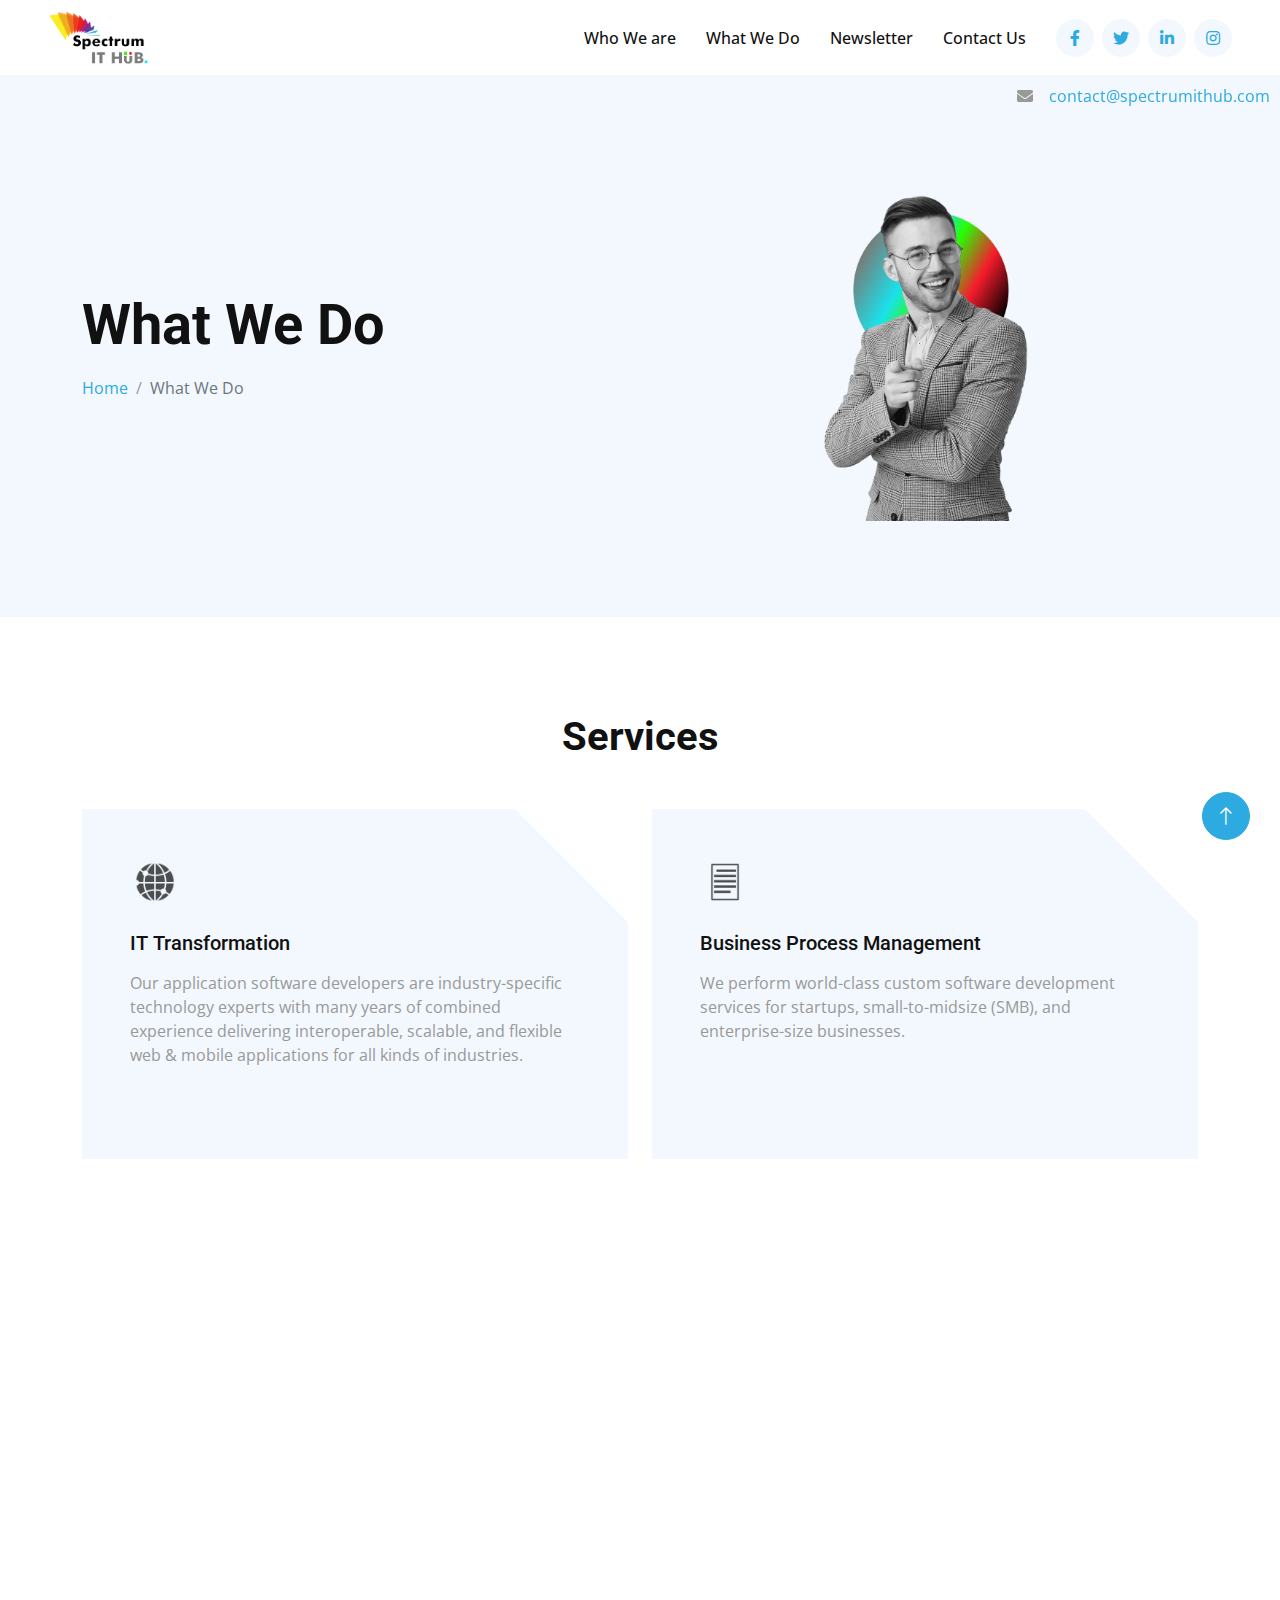
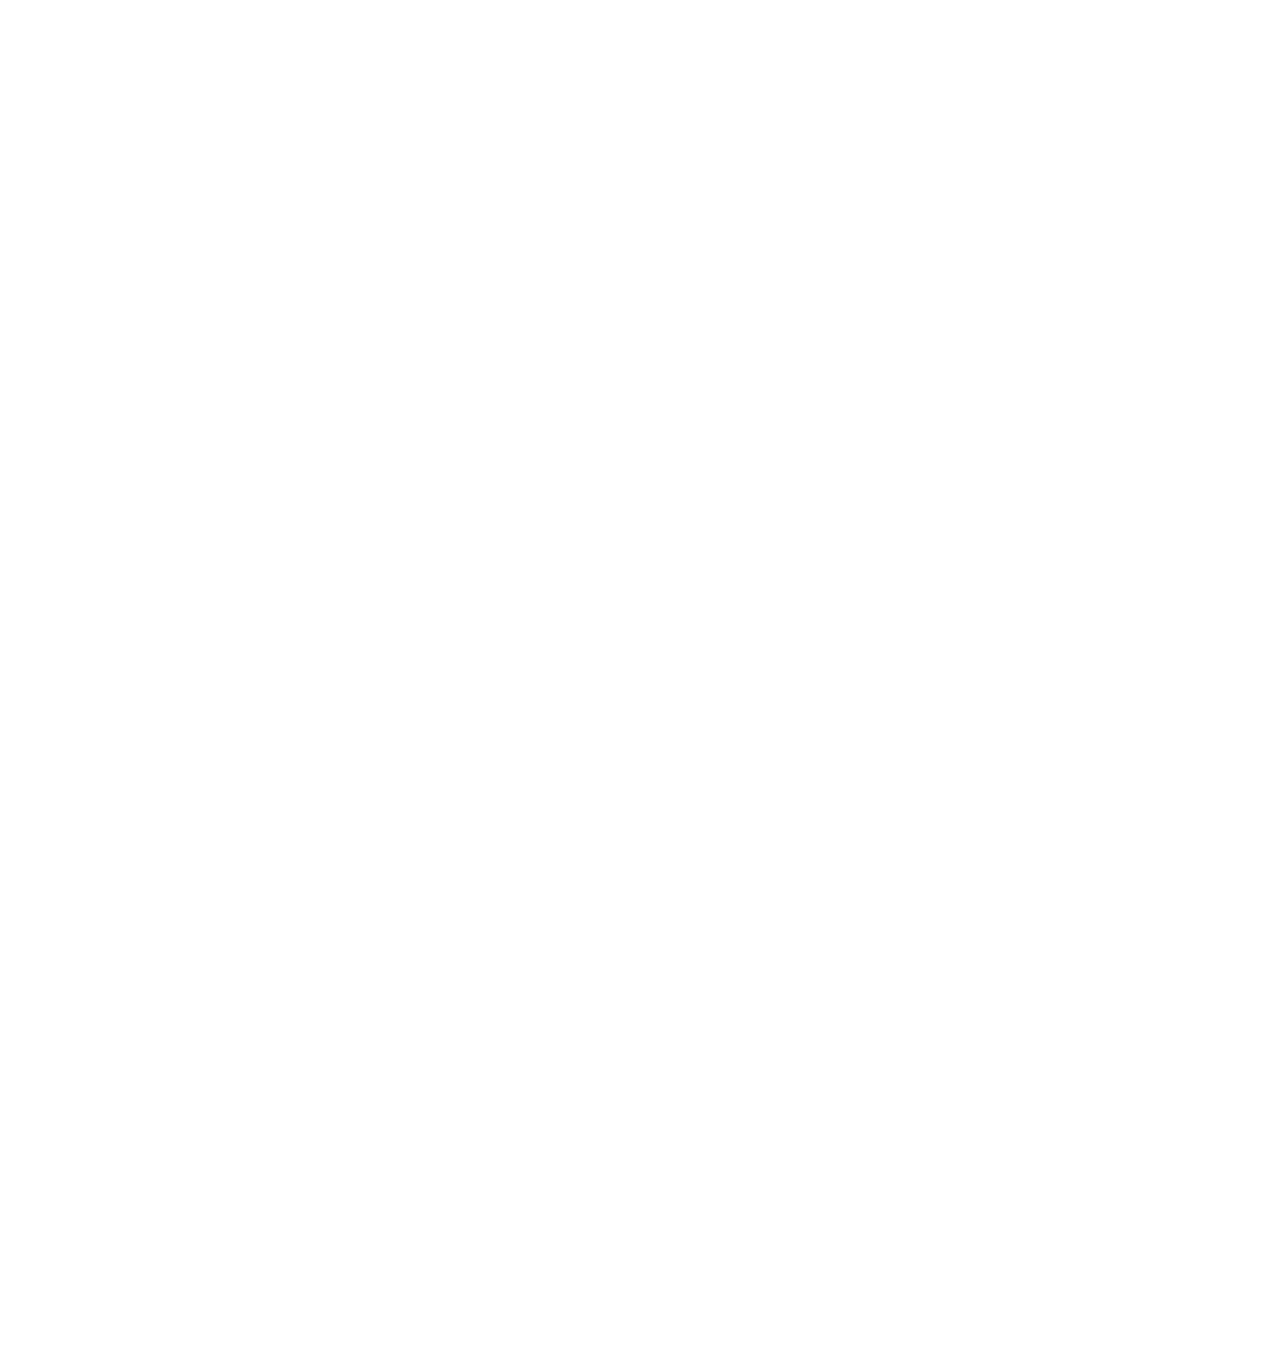
<file: service.html>
<!DOCTYPE html>
<html lang="en">

<head>
    <meta charset="utf-8">
    <title>Spectrum IT Hub </title>
    <meta content="width=device-width, initial-scale=1.0" name="viewport">
    <meta content="" name="keywords">
    <meta content="" name="description">

    <!-- Favicon -->
    <link href="img/favicon.ico" rel="icon">

    <!-- Google Web Fonts -->
    <link rel="preconnect" href="https://fonts.googleapis.com">
    <link rel="preconnect" href="https://fonts.gstatic.com" crossorigin>
    <link href="https://fonts.googleapis.com/css2?family=Open+Sans:wght@400;500&family=Roboto:wght@500;700&display=swap"
        rel="stylesheet">

    <!-- Icon Font Stylesheet -->
    <link href="https://cdnjs.cloudflare.com/ajax/libs/font-awesome/5.10.0/css/all.min.css" rel="stylesheet">
    <link href="https://cdn.jsdelivr.net/npm/bootstrap-icons@1.4.1/font/bootstrap-icons.css" rel="stylesheet">

    <!-- Libraries Stylesheet -->
    <link href="lib/animate/animate.min.css" rel="stylesheet">
    <link href="lib/owlcarousel/assets/owl.carousel.min.css" rel="stylesheet">

    <!-- Customized Bootstrap Stylesheet -->
    <link href="css/bootstrap.min.css" rel="stylesheet">

    <!-- Template Stylesheet -->
    <link href="css/style.css" rel="stylesheet">
</head>

<body>
    <!-- Spinner Start -->
    <div id="spinner"
        class="show bg-white position-fixed translate-middle w-100 vh-100 top-50 start-50 d-flex align-items-center justify-content-center">
        <div class="spinner-grow text-primary" role="status"></div>
    </div>
    <!-- Spinner End -->


    <!-- Navbar Start -->
       
    <nav class="navbar navbar-expand-lg bg-white navbar-light sticky-top p-0 px-4 px-lg-5">
        <a href="index.html" class="navbar-brand d-flex align-items-center">
            <h2 class="m-0 text-primary"><img class="img-fluid me-2" src="img/uklogo.png" alt=""
                    style="width: 100px;"></h2>
        </a>
        <button type="button" class="navbar-toggler" data-bs-toggle="collapse" data-bs-target="#navbarCollapse">
            <span class="navbar-toggler-icon"></span>
        </button>
        <div class="collapse navbar-collapse" id="navbarCollapse">
            <div class="navbar-nav ms-auto py-4 py-lg-0">
                
                <a href="about.html" class="nav-item nav-link">Who We are</a>
                <a href="service.html" class="nav-item nav-link">What We Do </a>
                <a href="roadmap.html" class="nav-item nav-link">Newsletter</a>
                <a href="contact.html" class="nav-item nav-link">Contact Us</a>
            </div>
            <div class="h-100 d-lg-inline-flex align-items-center ">
                <a class="btn btn-square rounded-circle bg-light text-primary me-2" href=""><i
                        class="fab fa-facebook-f"></i></a>
                <a class="btn btn-square rounded-circle bg-light text-primary me-2" href=""><i
                        class="fab fa-twitter"></i></a>
                <a class="btn btn-square rounded-circle bg-light text-primary me-2" href=""><i
                        class="fab fa-linkedin-in"></i></a>
                <a class="btn btn-square rounded-circle bg-light text-primary me-0" href=""><i class="fab fa-brands fa-instagram"></i></a>
                <p class="mail-navbar"><i class="fa fa-envelope me-3 "></i><a href="mailto:contact@spectrumithub.com">contact@spectrumithub.com</a></p>
            </div>
            
        </div>
        
    </nav>
    <!-- Navbar End -->

    <!-- Header Start -->
    <div class="container-fluid hero-header bg-light py-5 mb-5">
        <div class="container py-5">
            <div class="row g-5 align-items-center">
                <div class="col-lg-6">
                    <h1 class="display-4 mb-3 animated slideInDown">What We Do</h1>
                    <nav aria-label="breadcrumb animated slideInDown">
                        <ol class="breadcrumb mb-0">
                            <li class="breadcrumb-item"><a href="#">Home</a></li>

                            <li class="breadcrumb-item active" aria-current="page">What We Do</li>
                        </ol>
                    </nav>
                </div>
                <div class="col-lg-6 animated fadeIn">
                    <img class="img-fluid animated pulse infinite" style="animation-duration: 3s;" src="img/4-01.png"
                        alt="">
                </div>
            </div>
        </div>
    </div>
    <!-- Header End -->


    <!-- Service Start -->
    <div class="container-xxl py-5 Service-Page">
        <div class="container">
            <div class="text-center mx-auto wow fadeInUp" data-wow-delay="0.1s" style="max-width: 500px;">
                <h1 class="display-6">Services</h1>
                <p class="text-primary fs-5 mb-5"></p>
            </div>
            <div class="row g-4">
                <div class="col-lg-6 col-md-6 wow fadeInUp" data-wow-delay="0.1s">
                    <div class="service-item bg-light p-5">
                        <img class="img-fluid mb-4" src="img/B2 Icon 1.png" alt="">
                        <h5 class="mb-3">IT Transformation</h5>
                        <p>Our application software developers are industry-specific technology experts with many years of combined experience delivering interoperable, scalable, and flexible web & mobile applications for all kinds of industries.</p>
                        
                    </div>
                </div>
                <div class="col-lg-6 col-md-6 wow fadeInUp" data-wow-delay="0.3s">
                    <div class="service-item bg-light p-5">
                        <img class="img-fluid mb-4" src="img/B2 Icon 2.png" alt="">
                        <h5 class="mb-3">Business Process Management</h5>
                        <p>We perform world-class custom software development services for startups, small-to-midsize (SMB), and enterprise-size businesses.

                        </p>
                    </div>
                </div>
                <div class="col-lg-6 col-md-6 wow fadeInUp" data-wow-delay="0.5s">
                    <div class="service-item bg-light p-5">
                        <img class="img-fluid mb-4" src="img/B2 Icon 3.png" alt="">
                        <h5 class="mb-3">Cloud Migration</h5>
                        <p>Our agile, end-to-end product lifecycle management (PLM) model covers everything from conceptualization, concurrent front-end & back-end coding, deployment, QA, and more.</p>
                    </div>
                </div>
                <div class="col-lg-6 col-md-6 wow fadeInUp" data-wow-delay="0.1s">
                    <div class="service-item bg-light p-5">
                        <img class="img-fluid mb-4" src="img/B2 Icon 4.png" alt="">
                        <h5 class="mb-3">Cyber Security</h5>
                        <p>Augment your existing development team to complete a big project or build a new software solution or application from scratch with Spectrum Hub.</p>
                    </div>
                </div>
                <div class="col-lg-6 col-md-6 wow fadeInUp" data-wow-delay="0.3s">
                    <div class="service-item bg-light p-5">
                        <img class="img-fluid mb-4" src="img/B2 Icon 5.png" alt="">
                        <h5 class="mb-3">Artificial Intelligence</h5>
                        <p>Spectrum Hub brings together the most reliable expertise, processes, technologies, and QA testing specialists to deliver high value-added and agile-aligned QA & software testing solutions that you can trust.</p>
                    </div>
                </div>
                <div class="col-lg-6 col-md-6 wow fadeInUp" data-wow-delay="0.5s">
                    <div class="service-item bg-light p-5">
                        <img class="img-fluid mb-4" src="img/B2 Icon 6.png" alt="">
                        <h5 class="mb-3">Custom Software Solutions</h5>
                        <p>Augment your software development A-team with SH’s custom-tailored QA software testing solutions.</p>
                    </div>
                </div>
                <div class="col-lg-6 col-md-6 wow fadeInUp" data-wow-delay="0.3s">
                    <div class="service-item bg-light p-5">
                        <img class="img-fluid mb-4" src="img/B2 Icon 7.png" alt="">
                        <h5 class="mb-3">IT Consulting & Resourcing</h5>
                        <p>We leverage third-party QA testing software APIs and harness the power of industry-proven tools and QA best practices to create custom-tailored test strategies for your application or software solution</p>
                    </div>
                </div>
                <div class="col-lg-6 col-md-6 wow fadeInUp" data-wow-delay="0.5s">
                    <div class="service-item bg-light p-5">
                        <img class="img-fluid mb-4" src="img/B2 Icon 8.png" alt="">
                        <h5 class="mb-3">Mobile App Development</h5>
                        <p>Augment your software development A-team with SH’s custom-tailored QA software testing solutions.</p>
                    </div>
                </div>
            </div>
        </div>
    </div>
    <!-- Service End -->



   <!-- Footer Start -->
   <div class="container-fluid bg-light footer mt-5  wow fadeIn" data-wow-delay="0.1s">
    <div class="container py-5">
        <div class="row g-5">
            <div class="col-md-6">
                <h1 class="text-primary mb-4"><img class="img-fluid me-2" src="img/uklogo.png" alt=""
                        style="width: 200px;"></h1>
                <span>People, partnership and passion are at the heart of our success and drive everything we do</span>
            </div>
            <div class="col-md-6">
                
            </div>
            <div class="col-lg-4 col-md-12">
                <h5 class="mb-4">Get In Touch</h5>
                <p><i class="fa fa-map-marker-alt me-3"></i>3 Newbridge Square, Swindon, England, SN1 1HN</p>
                <p><i class="fa fa-phone-alt me-3"></i>+012 345 67890</p>
                <p><i class="fa fa-envelope me-3"></i><a href="mailto:contact@spectrumithub.com">contact@spectrumithub.com</a></p>
            </div>
            
            <div class="col-lg-4 col-md-12">
                <h5 class="mb-4">Quick Links</h5>
                <a class="btn btn-link" href="about.html">Who We are</a>
                <a class="btn btn-link" href="service.html">What we Do</a>
                <a class="btn btn-link" href="roadmap.html">Newsletter</a>
                <a class="btn btn-link" href="contact.html">Contact Us</a>
            </div>
            <div class="col-lg-4 col-md-12">
                <h5 class="mb-4">Follow Us</h5>
                <div class="d-flex">
                    <a class="btn btn-square rounded-circle me-1" href=""><i class="fab fa-twitter"></i></a>
                    <a class="btn btn-square rounded-circle me-1" href=""><i class="fab fa-facebook-f"></i></a>
                    <a class="btn btn-square rounded-circle me-1" href=""><i class="fab fa-youtube"></i></a>
                    <a class="btn btn-square rounded-circle me-1" href=""><i class="fab fa-linkedin-in"></i></a>
                </div>
            </div>
        </div>
    </div>
    <div class="container-fluid copyright">
        <div class="container">
            <div class="row">
                <div class="col-md-6 text-center text-md-start mb-3 mb-md-0">
                    &copy; 2022 Spectrum IT Hub , All Right Reserved.
                </div>
                
            </div>
        </div>
    </div>
</div>
<!-- Footer End -->


    <!-- Back to Top -->
    <a href="#" class="btn btn-lg btn-primary btn-lg-square rounded-circle back-to-top"><i
            class="bi bi-arrow-up"></i></a>


    <!-- JavaScript Libraries -->
    <script src="https://code.jquery.com/jquery-3.4.1.min.js"></script>
    <script src="https://cdn.jsdelivr.net/npm/bootstrap@5.0.0/dist/js/bootstrap.bundle.min.js"></script>
    <script src="lib/wow/wow.min.js"></script>
    <script src="lib/easing/easing.min.js"></script>
    <script src="lib/waypoints/waypoints.min.js"></script>
    <script src="lib/owlcarousel/owl.carousel.min.js"></script>
    <script src="lib/counterup/counterup.min.js"></script>

    <!-- Template Javascript -->
    <script src="js/main.js"></script>
</body>

</html>
</file>
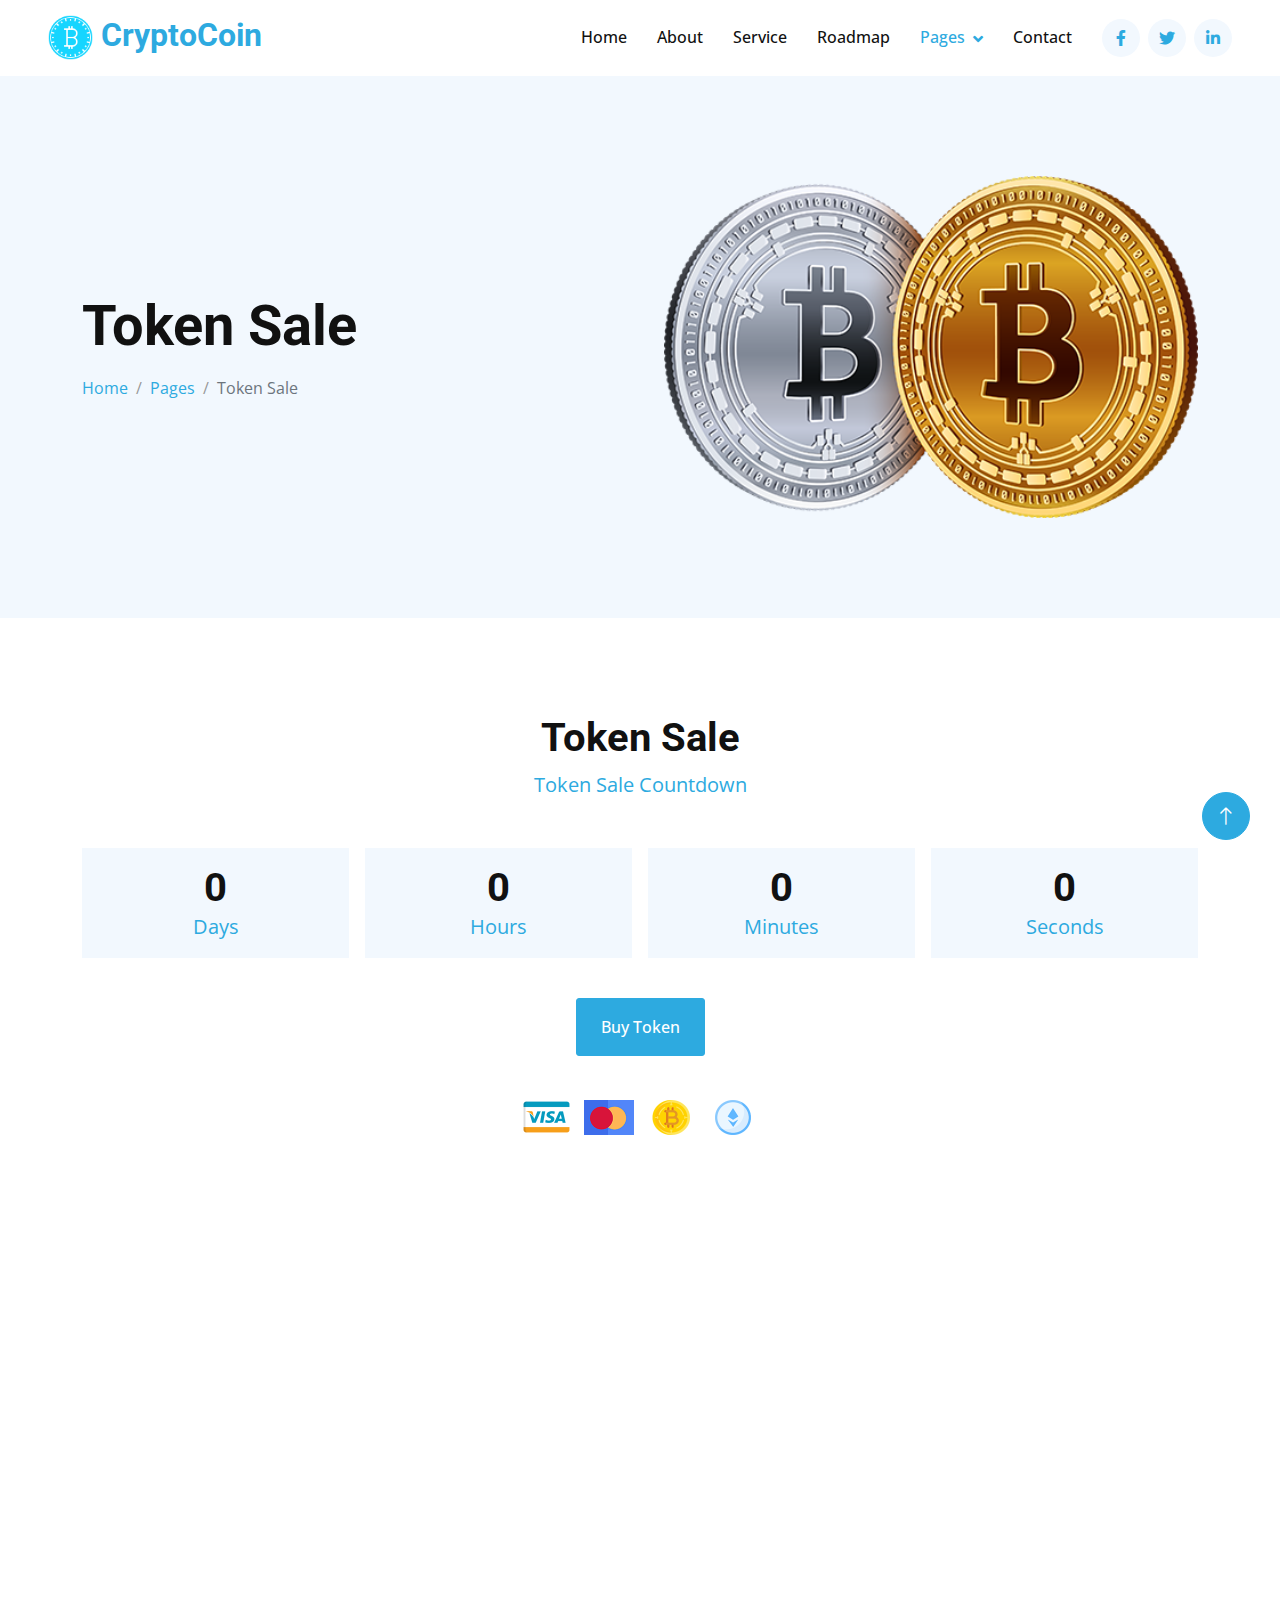
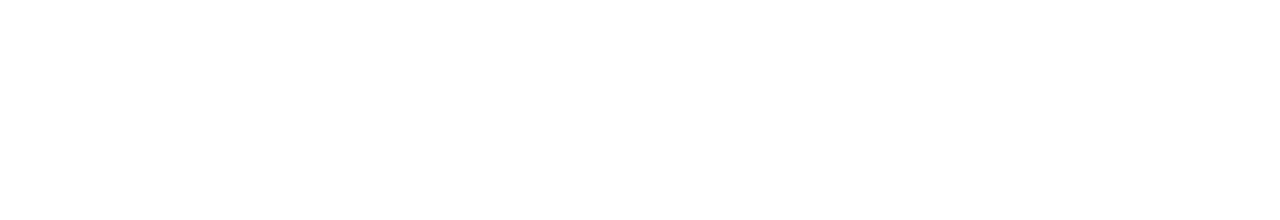
<file: token.html>
<!DOCTYPE html>
<html lang="en">

<head>
    <meta charset="utf-8">
    <title>CryptoCoin - Free Cryptocurrency Website Template</title>
    <meta content="width=device-width, initial-scale=1.0" name="viewport">
    <meta content="" name="keywords">
    <meta content="" name="description">

    <!-- Favicon -->
    <link href="img/favicon.ico" rel="icon">

    <!-- Google Web Fonts -->
    <link rel="preconnect" href="https://fonts.googleapis.com">
    <link rel="preconnect" href="https://fonts.gstatic.com" crossorigin>
    <link href="https://fonts.googleapis.com/css2?family=Open+Sans:wght@400;500&family=Roboto:wght@500;700&display=swap"
        rel="stylesheet">

    <!-- Icon Font Stylesheet -->
    <link href="https://cdnjs.cloudflare.com/ajax/libs/font-awesome/5.10.0/css/all.min.css" rel="stylesheet">
    <link href="https://cdn.jsdelivr.net/npm/bootstrap-icons@1.4.1/font/bootstrap-icons.css" rel="stylesheet">

    <!-- Libraries Stylesheet -->
    <link href="lib/animate/animate.min.css" rel="stylesheet">
    <link href="lib/owlcarousel/assets/owl.carousel.min.css" rel="stylesheet">

    <!-- Customized Bootstrap Stylesheet -->
    <link href="css/bootstrap.min.css" rel="stylesheet">

    <!-- Template Stylesheet -->
    <link href="css/style.css" rel="stylesheet">
</head>

<body>
    <!-- Spinner Start -->
    <div id="spinner"
        class="show bg-white position-fixed translate-middle w-100 vh-100 top-50 start-50 d-flex align-items-center justify-content-center">
        <div class="spinner-grow text-primary" role="status"></div>
    </div>
    <!-- Spinner End -->


    <!-- Navbar Start -->
    <nav class="navbar navbar-expand-lg bg-white navbar-light sticky-top p-0 px-4 px-lg-5">
        <a href="index.html" class="navbar-brand d-flex align-items-center">
            <h2 class="m-0 text-primary"><img class="img-fluid me-2" src="img/icon-1.png" alt=""
                    style="width: 45px;">CryptoCoin</h2>
        </a>
        <button type="button" class="navbar-toggler" data-bs-toggle="collapse" data-bs-target="#navbarCollapse">
            <span class="navbar-toggler-icon"></span>
        </button>
        <div class="collapse navbar-collapse" id="navbarCollapse">
            <div class="navbar-nav ms-auto py-4 py-lg-0">
                <a href="index.html" class="nav-item nav-link">Home</a>
                <a href="about.html" class="nav-item nav-link">About</a>
                <a href="service.html" class="nav-item nav-link">Service</a>
                <a href="roadmap.html" class="nav-item nav-link">Roadmap</a>
                <div class="nav-item dropdown">
                    <a href="#" class="nav-link dropdown-toggle active" data-bs-toggle="dropdown">Pages</a>
                    <div class="dropdown-menu shadow-sm m-0">
                        <a href="feature.html" class="dropdown-item">Feature</a>
                        <a href="token.html" class="dropdown-item active">Token Sale</a>
                        <a href="faq.html" class="dropdown-item">FAQs</a>
                        <a href="404.html" class="dropdown-item">404 Page</a>
                    </div>
                </div>
                <a href="contact.html" class="nav-item nav-link">Contact</a>
            </div>
            <div class="h-100 d-lg-inline-flex align-items-center d-none">
                <a class="btn btn-square rounded-circle bg-light text-primary me-2" href=""><i
                        class="fab fa-facebook-f"></i></a>
                <a class="btn btn-square rounded-circle bg-light text-primary me-2" href=""><i
                        class="fab fa-twitter"></i></a>
                <a class="btn btn-square rounded-circle bg-light text-primary me-0" href=""><i
                        class="fab fa-linkedin-in"></i></a>
            </div>
        </div>
    </nav>
    <!-- Navbar End -->


    <!-- Header Start -->
    <div class="container-fluid hero-header bg-light py-5 mb-5">
        <div class="container py-5">
            <div class="row g-5 align-items-center">
                <div class="col-lg-6">
                    <h1 class="display-4 mb-3 animated slideInDown">Token Sale</h1>
                    <nav aria-label="breadcrumb animated slideInDown">
                        <ol class="breadcrumb mb-0">
                            <li class="breadcrumb-item"><a href="#">Home</a></li>
                            <li class="breadcrumb-item"><a href="#">Pages</a></li>
                            <li class="breadcrumb-item active" aria-current="page">Token Sale</li>
                        </ol>
                    </nav>
                </div>
                <div class="col-lg-6 animated fadeIn">
                    <img class="img-fluid animated pulse infinite" style="animation-duration: 3s;" src="img/hero-2.png"
                        alt="">
                </div>
            </div>
        </div>
    </div>
    <!-- Header End -->


    <!-- Token Sale Start -->
    <div class="container-xxl py-5">
        <div class="container">
            <div class="text-center mx-auto wow fadeInUp" data-wow-delay="0.1s" style="max-width: 500px;">
                <h1 class="display-6">Token Sale</h1>
                <p class="text-primary fs-5 mb-5">Token Sale Countdown</p>
            </div>
            <div class="row g-3">
                <div class="col-6 col-md-3 wow fadeIn" data-wow-delay="0.1s">
                    <div class="bg-light text-center p-3">
                        <h1 class="mb-0">0</h1>
                        <span class="text-primary fs-5">Days</span>
                    </div>
                </div>
                <div class="col-6 col-md-3 wow fadeIn" data-wow-delay="0.3s">
                    <div class="bg-light text-center p-3">
                        <h1 class="mb-0">0</h1>
                        <span class="text-primary fs-5">Hours</span>
                    </div>
                </div>
                <div class="col-6 col-md-3 wow fadeIn" data-wow-delay="0.5s">
                    <div class="bg-light text-center p-3">
                        <h1 class="mb-0">0</h1>
                        <span class="text-primary fs-5">Minutes</span>
                    </div>
                </div>
                <div class="col-6 col-md-3 wow fadeIn" data-wow-delay="0.7s">
                    <div class="bg-light text-center p-3">
                        <h1 class="mb-0">0</h1>
                        <span class="text-primary fs-5">Seconds</span>
                    </div>
                </div>
                <div class="col-12 text-center py-4">
                    <a class="btn btn-primary py-3 px-4" href="">Buy Token</a>
                </div>
                <div class="col-12 text-center">
                    <img class="img-fluid m-1" src="img/payment-1.png" alt="" style="width: 50px;">
                    <img class="img-fluid m-1" src="img/payment-2.png" alt="" style="width: 50px;">
                    <img class="img-fluid m-1" src="img/payment-3.png" alt="" style="width: 50px;">
                    <img class="img-fluid m-1" src="img/payment-4.png" alt="" style="width: 50px;">
                </div>
            </div>
        </div>
    </div>
    <!-- Token Sale Start -->


    <!-- Footer Start -->
    <div class="container-fluid bg-light footer mt-5 pt-5 wow fadeIn" data-wow-delay="0.1s">
        <div class="container py-5">
            <div class="row g-5">
                <div class="col-md-6">
                    <h1 class="text-primary mb-4"><img class="img-fluid me-2" src="img/icon-1.png" alt=""
                            style="width: 45px;">CryptoCoin</h1>
                    <span>Diam dolor diam ipsum sit. Aliqu diam amet diam et eos. Clita erat ipsum et lorem et sit, sed
                        stet lorem sit clita. Diam dolor diam ipsum sit. Aliqu diam amet diam et eos. Clita erat ipsum
                        et lorem et sit.</span>
                </div>
                <div class="col-md-6">
                    <h5 class="mb-4">Newsletter</h5>
                    <p>Clita erat ipsum et lorem et sit, sed stet lorem sit clita.</p>
                    <div class="position-relative">
                        <input class="form-control bg-transparent w-100 py-3 ps-4 pe-5" type="text"
                            placeholder="Your email">
                        <button type="button"
                            class="btn btn-primary py-2 px-3 position-absolute top-0 end-0 mt-2 me-2">SignUp</button>
                    </div>
                </div>
                <div class="col-lg-3 col-md-6">
                    <h5 class="mb-4">Get In Touch</h5>
                    <p><i class="fa fa-map-marker-alt me-3"></i>123 Street, New York, USA</p>
                    <p><i class="fa fa-phone-alt me-3"></i>+012 345 67890</p>
                    <p><i class="fa fa-envelope me-3"></i>info@example.com</p>
                </div>
                <div class="col-lg-3 col-md-6">
                    <h5 class="mb-4">Our Services</h5>
                    <a class="btn btn-link" href="">Currency Wallet</a>
                    <a class="btn btn-link" href="">Currency Transaction</a>
                    <a class="btn btn-link" href="">Bitcoin Investment</a>
                    <a class="btn btn-link" href="">Token Sale</a>
                </div>
                <div class="col-lg-3 col-md-6">
                    <h5 class="mb-4">Quick Links</h5>
                    <a class="btn btn-link" href="">About Us</a>
                    <a class="btn btn-link" href="">Contact Us</a>
                    <a class="btn btn-link" href="">Our Services</a>
                    <a class="btn btn-link" href="">Terms & Condition</a>
                </div>
                <div class="col-lg-3 col-md-6">
                    <h5 class="mb-4">Follow Us</h5>
                    <div class="d-flex">
                        <a class="btn btn-square rounded-circle me-1" href=""><i class="fab fa-twitter"></i></a>
                        <a class="btn btn-square rounded-circle me-1" href=""><i class="fab fa-facebook-f"></i></a>
                        <a class="btn btn-square rounded-circle me-1" href=""><i class="fab fa-youtube"></i></a>
                        <a class="btn btn-square rounded-circle me-1" href=""><i class="fab fa-linkedin-in"></i></a>
                    </div>
                </div>
            </div>
        </div>
        <div class="container-fluid copyright">
            <div class="container">
                <div class="row">
                    <div class="col-md-6 text-center text-md-start mb-3 mb-md-0">
                        &copy; <a href="#">Your Site Name</a>, All Right Reserved.
                    </div>
                    <div class="col-md-6 text-center text-md-end">
                        <!--/*** This template is free as long as you keep the footer author’s credit link/attribution link/backlink. If you'd like to use the template without the footer author’s credit link/attribution link/backlink, you can purchase the Credit Removal License from "https://htmlcodex.com/credit-removal". Thank you for your support. ***/-->
                        Designed By <a href="https://htmlcodex.com">HTML Codex</a> Distributed By <a
                            href="https://themewagon.com">ThemeWagon</a>
                    </div>
                </div>
            </div>
        </div>
    </div>
    <!-- Footer End -->


    <!-- Back to Top -->
    <a href="#" class="btn btn-lg btn-primary btn-lg-square rounded-circle back-to-top"><i
            class="bi bi-arrow-up"></i></a>


    <!-- JavaScript Libraries -->
    <script src="https://code.jquery.com/jquery-3.4.1.min.js"></script>
    <script src="https://cdn.jsdelivr.net/npm/bootstrap@5.0.0/dist/js/bootstrap.bundle.min.js"></script>
    <script src="lib/wow/wow.min.js"></script>
    <script src="lib/easing/easing.min.js"></script>
    <script src="lib/waypoints/waypoints.min.js"></script>
    <script src="lib/owlcarousel/owl.carousel.min.js"></script>
    <script src="lib/counterup/counterup.min.js"></script>

    <!-- Template Javascript -->
    <script src="js/main.js"></script>
</body>

</html>
</file>
<file: css/style.css>
/********** Template CSS **********/
:root {
    --primary: #2DAAE0;
    --secondary: #999999;
    --light: #F2F8FE;
    --dark: #111111;
}

.back-to-top {
    position: fixed;
    display: none;
    right: 30px;
    bottom: 60px;
    z-index: 99;
}

h4,
h5,
h6,
.h4,
.h5,
.h6 {
    font-weight: 500 !important;
}


/*** Spinner ***/
#spinner {
    opacity: 0;
    visibility: hidden;
    transition: opacity .5s ease-out, visibility 0s linear .5s;
    z-index: 99999;
}

#spinner.show {
    transition: opacity .5s ease-out, visibility 0s linear 0s;
    visibility: visible;
    opacity: 1;
}


/*** Button ***/
.btn {
    font-weight: 500;
    transition: .5s;
}

.btn.btn-primary {
    color: #FFFFFF;
}

.btn-square {
    width: 38px;
    height: 38px;
}

.btn-sm-square {
    width: 32px;
    height: 32px;
}

.btn-lg-square {
    width: 48px;
    height: 48px;
}

.btn-square,
.btn-sm-square,
.btn-lg-square {
    padding: 0;
    display: flex;
    align-items: center;
    justify-content: center;
    font-weight: normal;
}


/*** Navbar ***/
.navbar.sticky-top {
    top: -100px;
    transition: .5s;
}

.navbar .navbar-brand {
    height: 75px;
}

.navbar .navbar-nav .nav-link {
    margin-right: 30px;
    padding: 25px 0;
    color: var(--dark);
    font-weight: 500;
    outline: none;
}

.navbar .navbar-nav .nav-link:hover,
.navbar .navbar-nav .nav-link.active {
    color: var(--primary);
}

.navbar .dropdown-toggle::after {
    border: none;
    content: "\f107";
    font-family: "Font Awesome 5 Free";
    font-weight: 900;
    vertical-align: middle;
    margin-left: 8px;
}

@media (max-width: 991.98px) {
    .navbar .navbar-nav .nav-link  {
        margin-right: 0;
        padding: 10px 0;
    }

    .navbar .navbar-nav {
        border-top: 1px solid #EEEEEE;
    }
}

@media (min-width: 992px) {
    .navbar .nav-item .dropdown-menu {
        display: block;
        border: none;
        margin-top: 0;
        top: 150%;
        opacity: 0;
        visibility: hidden;
        transition: .5s;
    }

    .navbar .nav-item:hover .dropdown-menu {
        top: 100%;
        visibility: visible;
        transition: .5s;
        opacity: 1;
    }
}

.navbar .btn:hover {
    color: #FFFFFF !important;
    background: var(--primary) !important;
}


/*** Header ***/
.hero-header .breadcrumb-item+.breadcrumb-item::before {
    color: var(--secondary);
}

.team-item {
    position: relative;
    overflow: hidden;
    box-shadow: 0 0 45px rgba(0, 0, 0, .07);
}

.team-item img {
    transition: .5s;
}

.team-item:hover img {
    transform: scale(1.1);
}

.team-text {
    position: absolute;
    width: 100%;
    left: 0;
    bottom: -50px;
    opacity: 0;
    transition: .5s;
}

.team-item:hover .team-text {
    bottom: 0;
    opacity: 1;
}

.team-item a.btn {
    color: var(--primary);
}

.team-item a.btn:hover {
    color: #FFFFFF;
    background: var(--primary);
    border-color: var(--primary);
}
.team-item.rounded .image-container {
    display:flex;
    justify-content:center;
    align-items:center;
    padding:20px;
}
.page-section {
    position: relative;
    padding-top: 80px;
    padding-bottom: 80px;
    color: #898798;
    overflow: hidden;
    background: #F7F8FD;
  }
  .container-xxl.py-5.Service-Page .service-item {
    position: relative;
    overflow: hidden;
    height: 350px;
}
.four-card {
    display:flex;
    flex-wrap:wrap;
}
.four-card img{
    width: 100%;
    object-fit: cover;
}
.container.cards-content h5{
    padding-bottom:20px;
}
.container.cards-content  .four-card .col-6
{
    padding:20px;
    box-shadow: rgb(45 170 224 / 10%) 0px 5px 15px;
}

.card-service {
    display: block;
    margin: 16px auto;
    padding: 32px 20px;
    max-width: 300px;
    text-align: center;
    color: #898798;
    border-radius: 8px;
    box-shadow: 0 3px 12px rgba(95, 92, 120, 0.12);
  }
  .container-xxl.bg-light.py-5.my-5 img{
    width:60px;
    
}
.team-item img{
    width:80px;
}
p.mail-navbar {
    position:absolute;
    top:55px;
    display:flex;
    justify-content:center;
    align-items:center;
    left:-28%;
    padding:10px;
    outline:none;
    border:none;
}

.h-100.d-lg-inline-flex.align-items-center {
    position:relative;
}

nav.navbar.navbar-expand-lg.bg-white.navbar-light.sticky-top.p-0.px-4.px-lg-5.shadow-sm p.mail-navbar{
    background:white;
}
  .card-service .header {
    margin-bottom: 24px;
  }
  @media (max-width:768px){
    .d-flex.align-items-start{
        height:200px;
        padding-left:0px !important;
    }
}
  
.d-flex.align-items-start {
    border:1px solid rgba(45, 170, 224, 0.1);
    padding:20px;
    justify-content:center;
    align-items:center !important;
    height:180px;
    box-shadow: rgba(0, 0, 0, 0.1) 0px 5px 15px;
}

.d-flex.align-items-start span {
    font-style:italic;
    letter-spacing:2px;
    font-size:13px;
    
}
/*** Service ***/
.service-item {
    position: relative;
    overflow: hidden;
    height:250px;
}

.service-item::after {
    position: absolute;
    content: "";
    width: 0;
    height: 0;
    top: -80px;
    right: -80px;
    border: 80px solid;
    transform: rotate(45deg);
    opacity: 1;
    transition: .5s;
}

.service-item.bg-white::after {
    border-color: transparent transparent var(--light) transparent;
}

.service-item.bg-light::after {
    border-color: transparent transparent #FFFFFF transparent;
}

.service-item:hover::after {
    opacity: 0;
}


/*** Roadmap ***/
.roadmap-carousel {
    position: relative;
}

.roadmap-carousel::before {
    position: absolute;
    content: "";
    height: 0;
    width: 100%;
    top: 20px;
    left: 0;
    border-top: 2px dashed var(--secondary);
}

.roadmap-carousel .roadmap-item .roadmap-point {
    position: absolute;
    width: 30px;
    height: 30px;
    top: 6px;
    left: 50%;
    margin-left: -15px;
    background: #FFFFFF;
    border: 2px solid var(--primary);
    transform: rotate(45deg);
    display: flex;
    align-items: center;
    justify-content: center;
}

.roadmap-carousel .roadmap-item .roadmap-point span {
    display: block;
    width: 18px;
    height: 18px;
    background: var(--primary);
}

.roadmap-carousel .roadmap-item {
    position: relative;
    padding-top: 150px;
    text-align: center;
}

.roadmap-carousel .roadmap-item::before {
    position: absolute;
    content: "";
    width: 0;
    height: 115px;
    top: 0;
    left: 50%;
    transform: translateX(-50%);
    border-right: 2px dashed var(--secondary);
}

.roadmap-carousel .roadmap-item::after {
    position: absolute;
    content: "";
    width: 14px;
    height: 14px;
    top: 111px;
    left: 50%;
    margin-left: -7px;
    transform: rotate(45deg);
    background: var(--primary);
}

.roadmap-carousel .owl-nav {
    margin-top: 40px;
    display: flex;
    justify-content: center;
}

.roadmap-carousel .owl-nav .owl-prev,
.roadmap-carousel .owl-nav .owl-next {
    margin: 0 12px;
    width: 50px;
    height: 50px;
    display: flex;
    align-items: center;
    justify-content: center;
    border-radius: 50px;
    font-size: 22px;
    color: var(--light);
    background: var(--primary);
    transition: .5s;
}

.roadmap-carousel .owl-nav .owl-prev:hover,
.roadmap-carousel .owl-nav .owl-next:hover {
    color: var(--primary);
    background: var(--dark);
}


/*** FAQs ***/
.accordion .accordion-item {
    border: none;
    margin-bottom: 15px;
}

.accordion .accordion-button {
    background: var(--light);
    border-radius: 2px;
}

.accordion .accordion-button:not(.collapsed) {
    color: #FFFFFF;
    background: var(--primary);
    box-shadow: none;
}

.accordion .accordion-button:not(.collapsed)::after {
    background-image: url("data:image/svg+xml,%3csvg xmlns='http://www.w3.org/2000/svg' viewBox='0 0 16 16' fill='%23fff'%3e%3cpath fill-rule='evenodd' d='M1.646 4.646a.5.5 0 0 1 .708 0L8 10.293l5.646-5.647a.5.5 0 0 1 .708.708l-6 6a.5.5 0 0 1-.708 0l-6-6a.5.5 0 0 1 0-.708z'/%3e%3c/svg%3e");
}

.accordion .accordion-body {
    padding: 15px 0 0 0;
}


/*** Footer ***/
.footer .btn.btn-link {
    display: block;
    margin-bottom: 5px;
    padding: 0;
    text-align: left;
    color: var(--secondary);
    font-weight: normal;
    text-transform: capitalize;
    transition: .3s;
}

.footer .btn.btn-link::before {
    position: relative;
    content: "\f105";
    font-family: "Font Awesome 5 Free";
    font-weight: 900;
    color: var(--secondary);
    margin-right: 10px;
}

.footer .btn.btn-link:hover {
    color: var(--primary);
    letter-spacing: 1px;
    box-shadow: none;
}

.footer .btn.btn-square {
    color: var(--primary);
    border: 1px solid var(--primary);
}

.footer .btn.btn-square:hover {
    color: #FFFFFF;
    background: var(--primary);
}

.footer .copyright {
    padding: 25px 0;
    border-top: 1px solid rgba(17, 17, 17, .1);
}

.footer .copyright a {
    color: var(--primary);
}

.footer .copyright a:hover {
    color: var(--dark);
}
@media (max-width:575px){
    p.mail-navbar {
        display:none;
    }
    .h-100.d-lg-inline-flex.align-items-center {
        display:flex;
        padding-bottom:50px;
    }
}
.service-item img.img-fluid {
    width:50px !important;
    height:50px !important
}
.container-fluid.hero-header.bg-light.py-5.mb-5 img
{
    height: 350px;
    width: 100%;
    object-fit: contain;
}
body.homepage .container-fluid.hero-header.bg-light.py-5.mb-5 img
{
    height: auto;
    width: 100%;
    object-fit: cover;
}
body.homepage .container-fluid.hero-header.bg-light.py-5.mb-5{
    padding-top:0 !important;
    padding-bottom:0px !important
}
</file>
